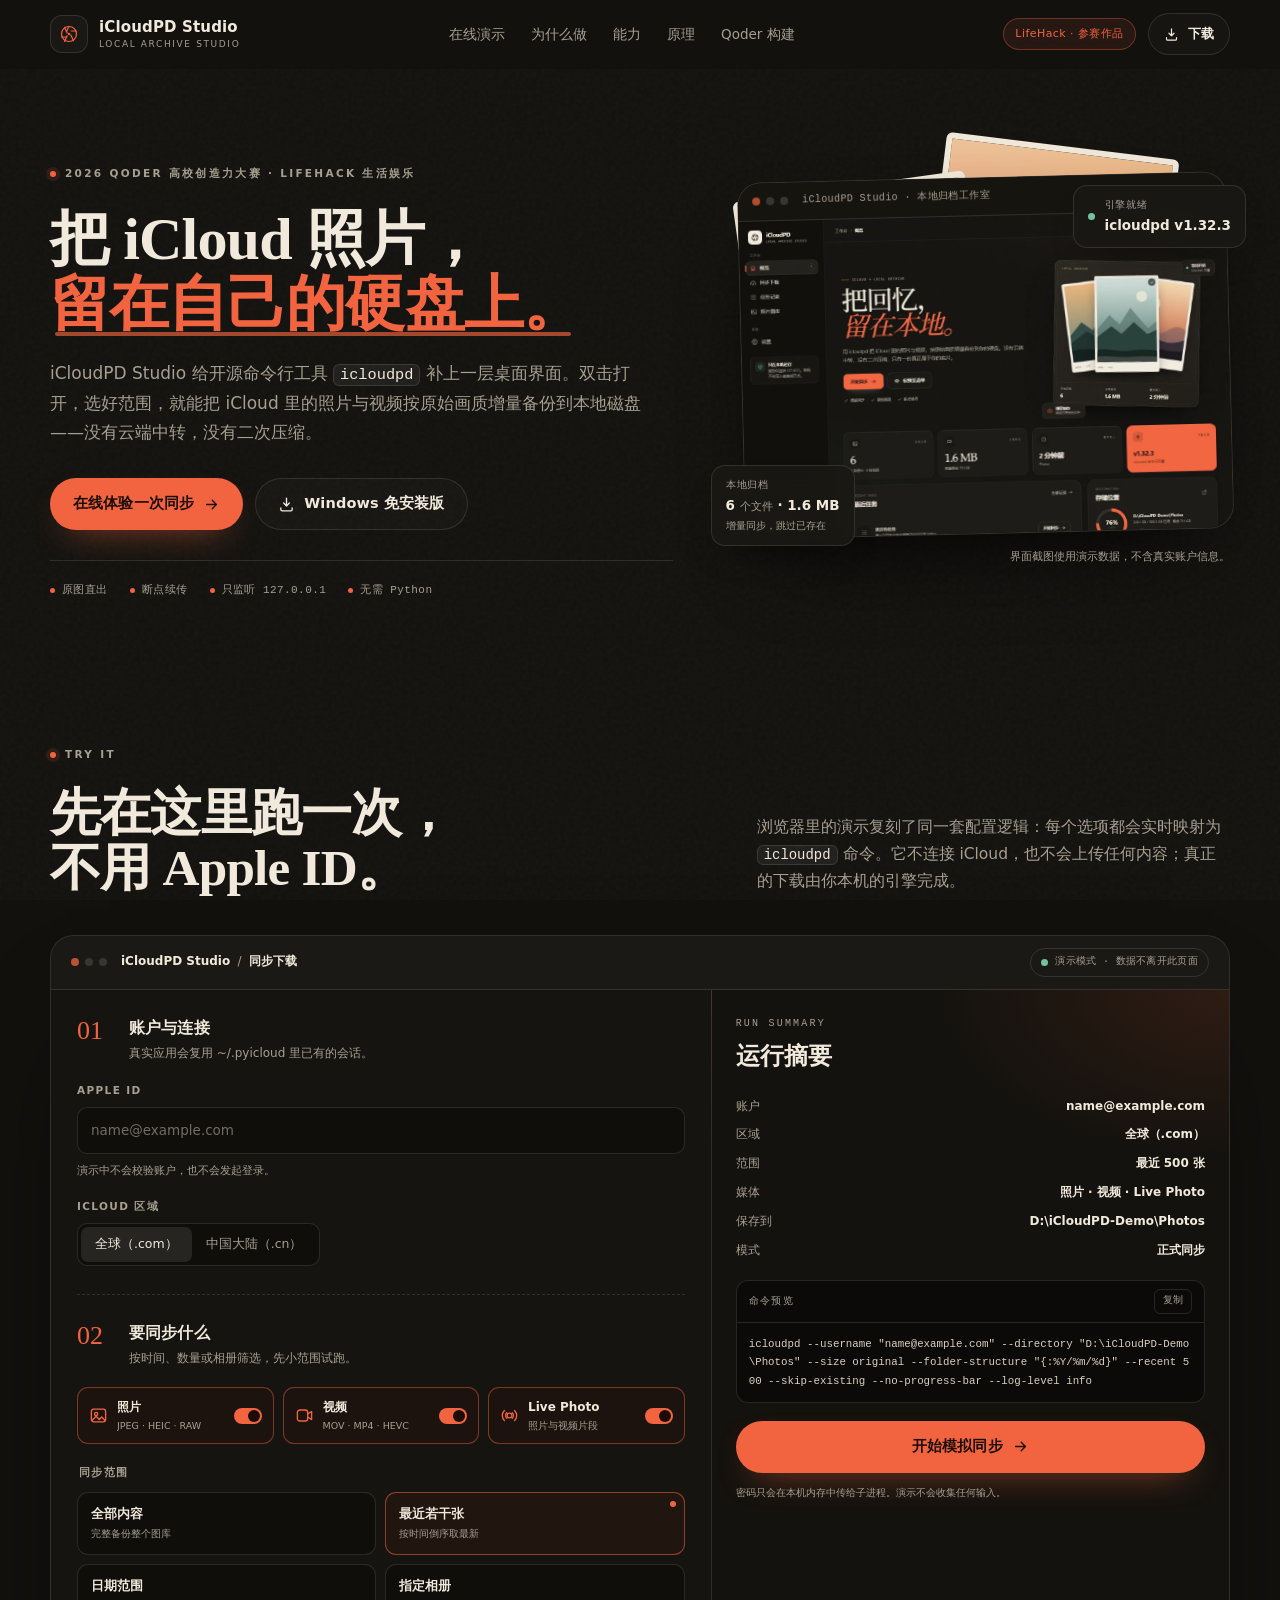
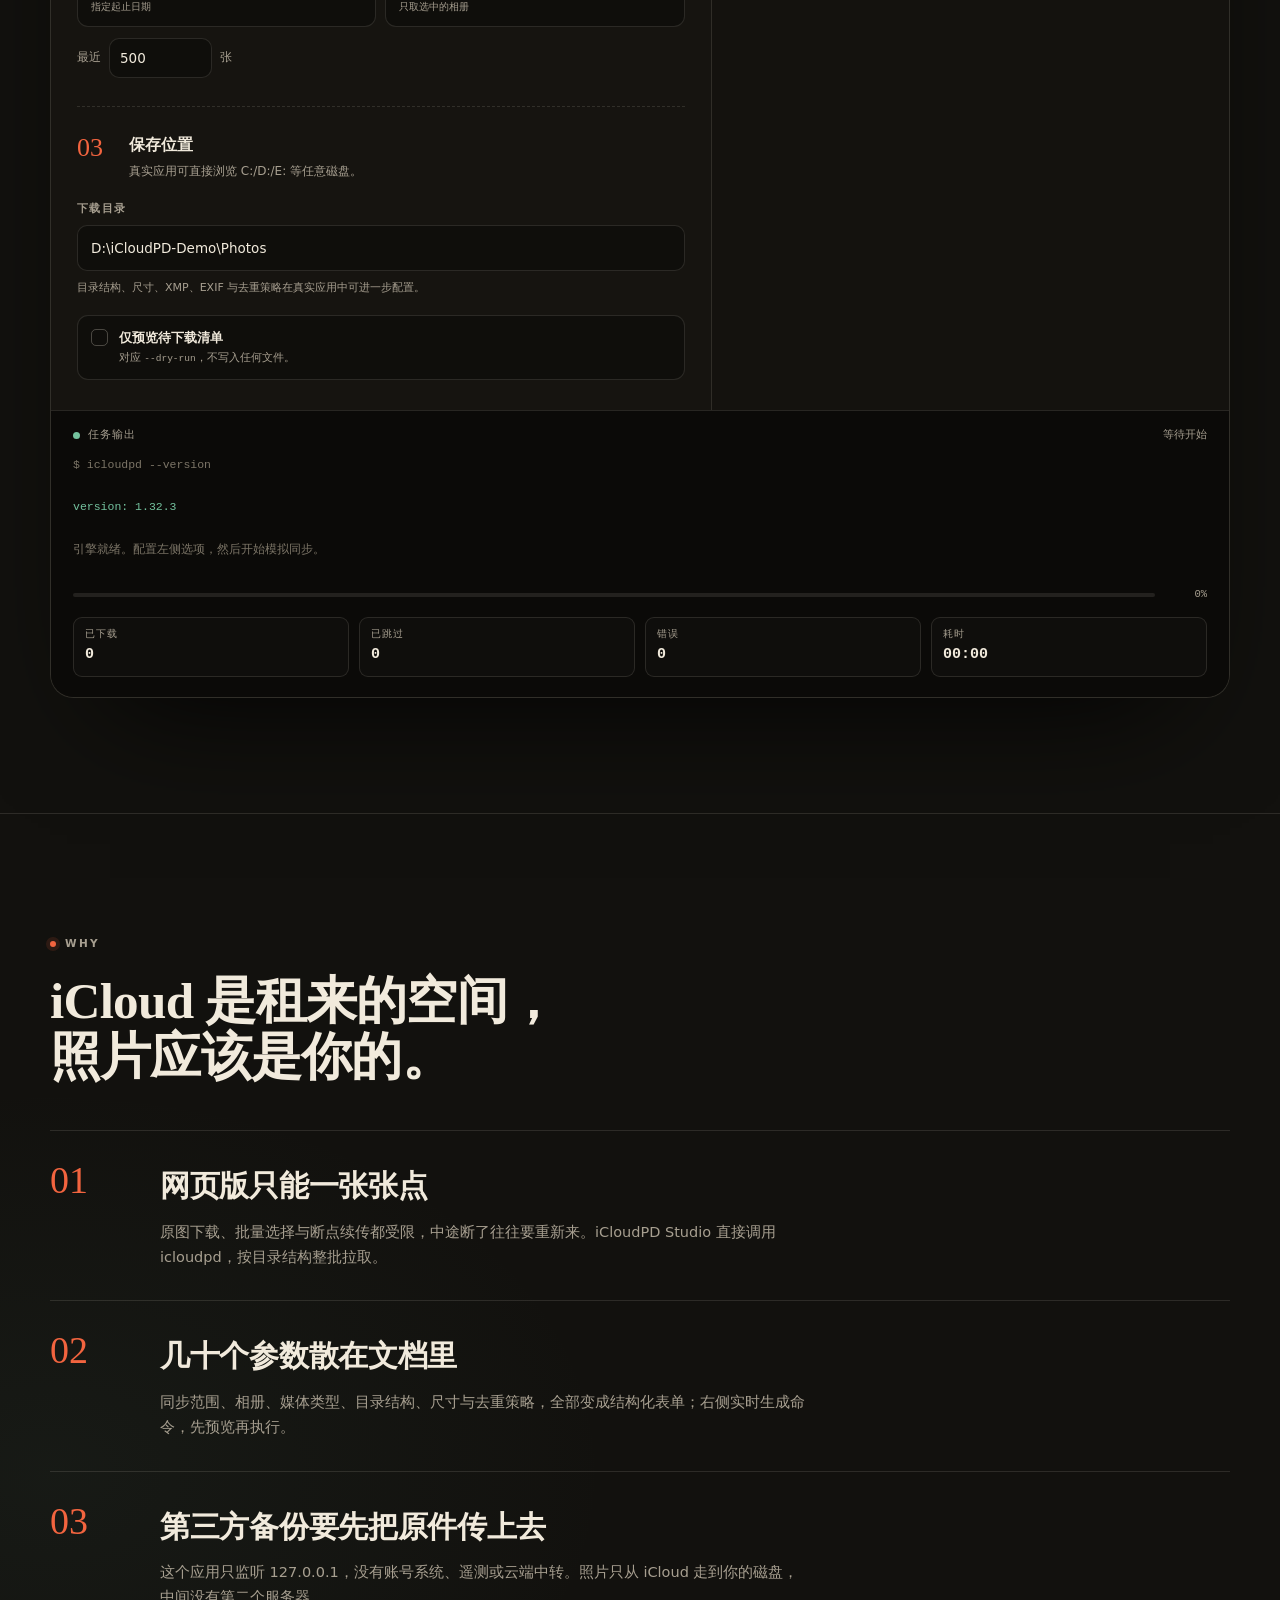
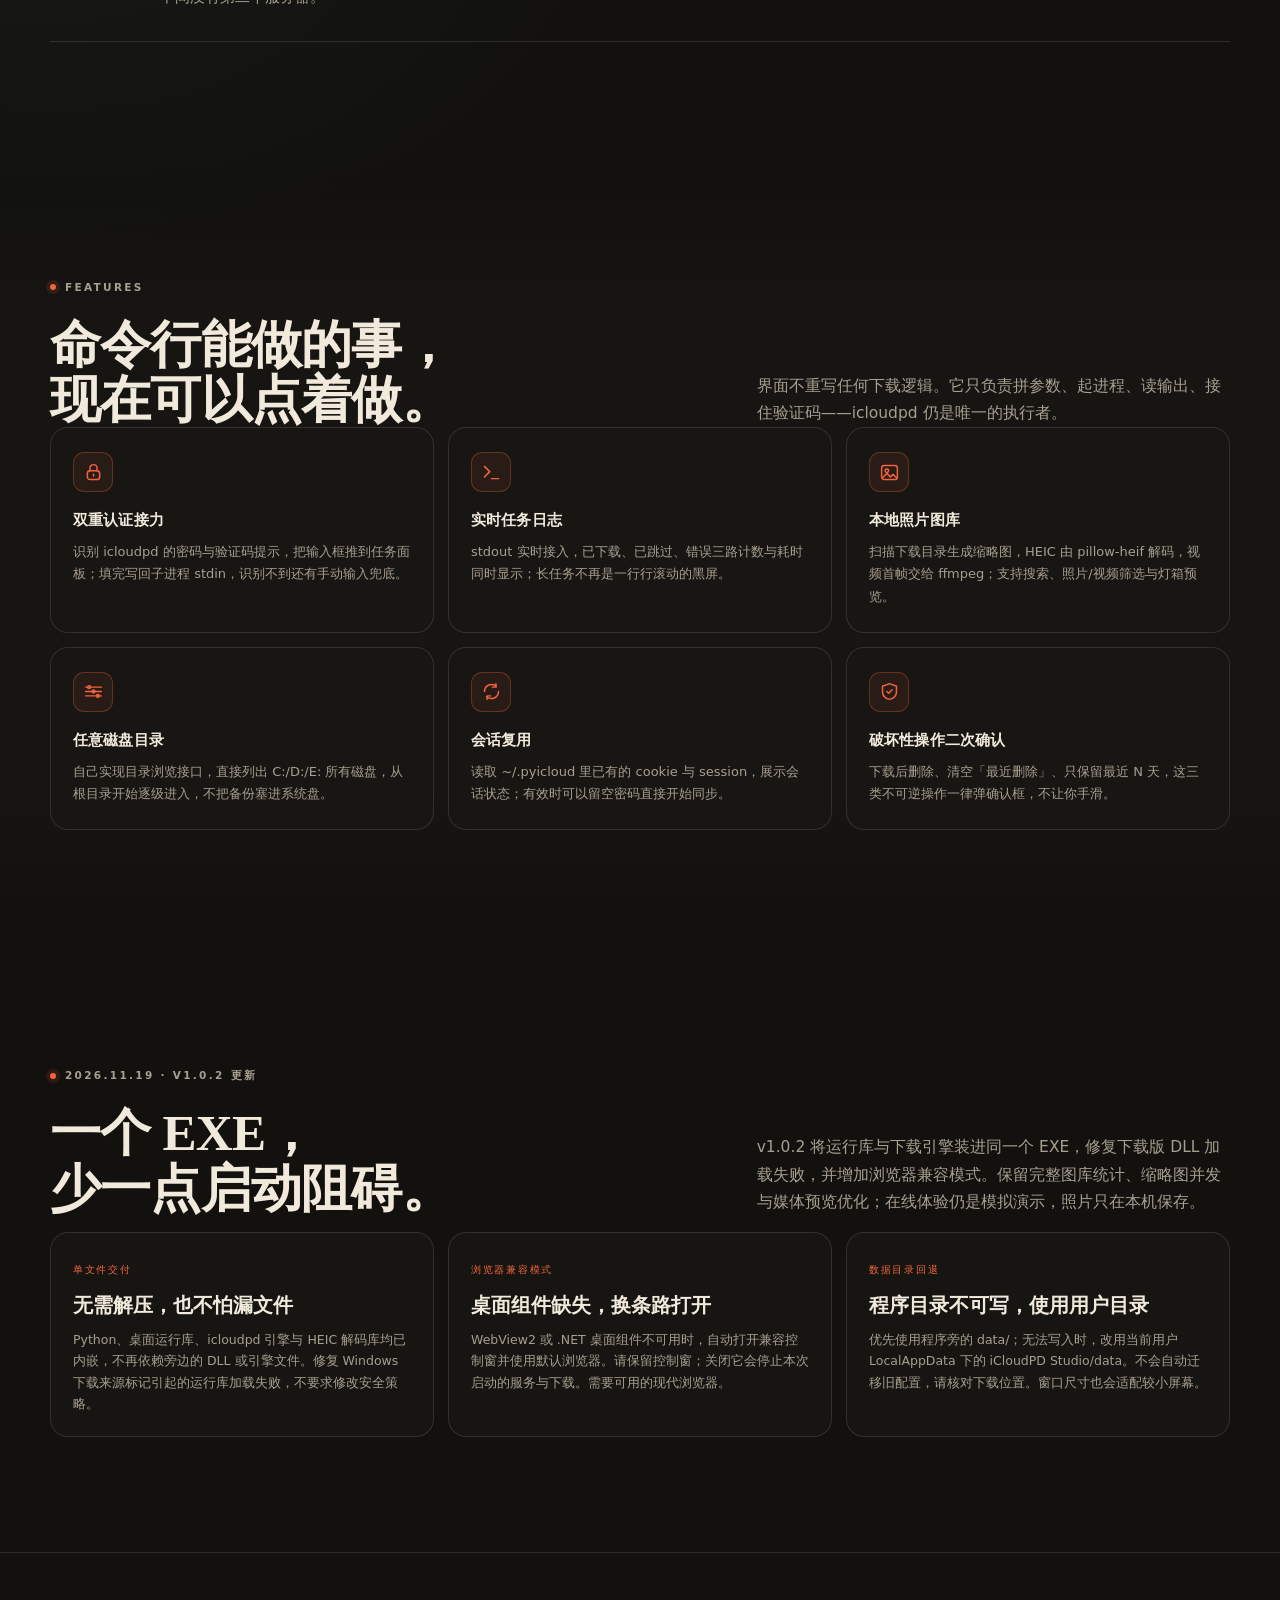
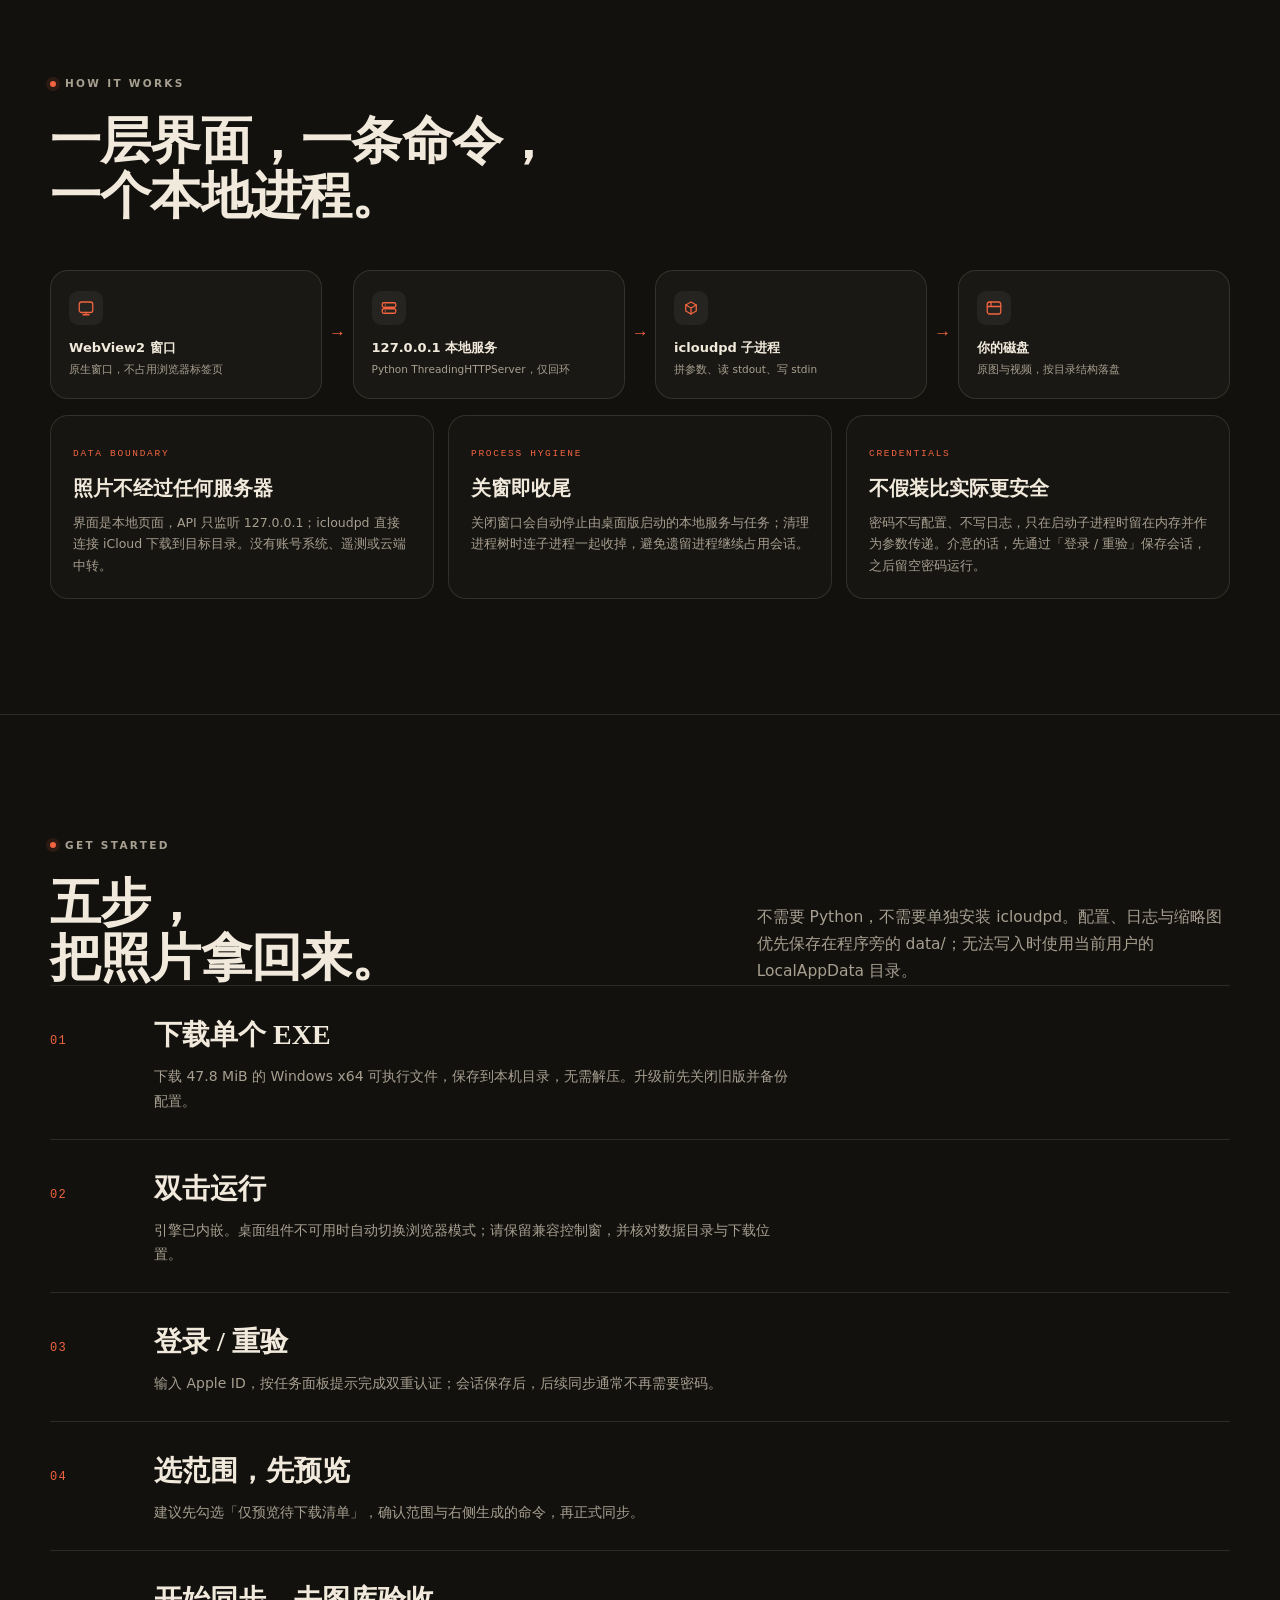
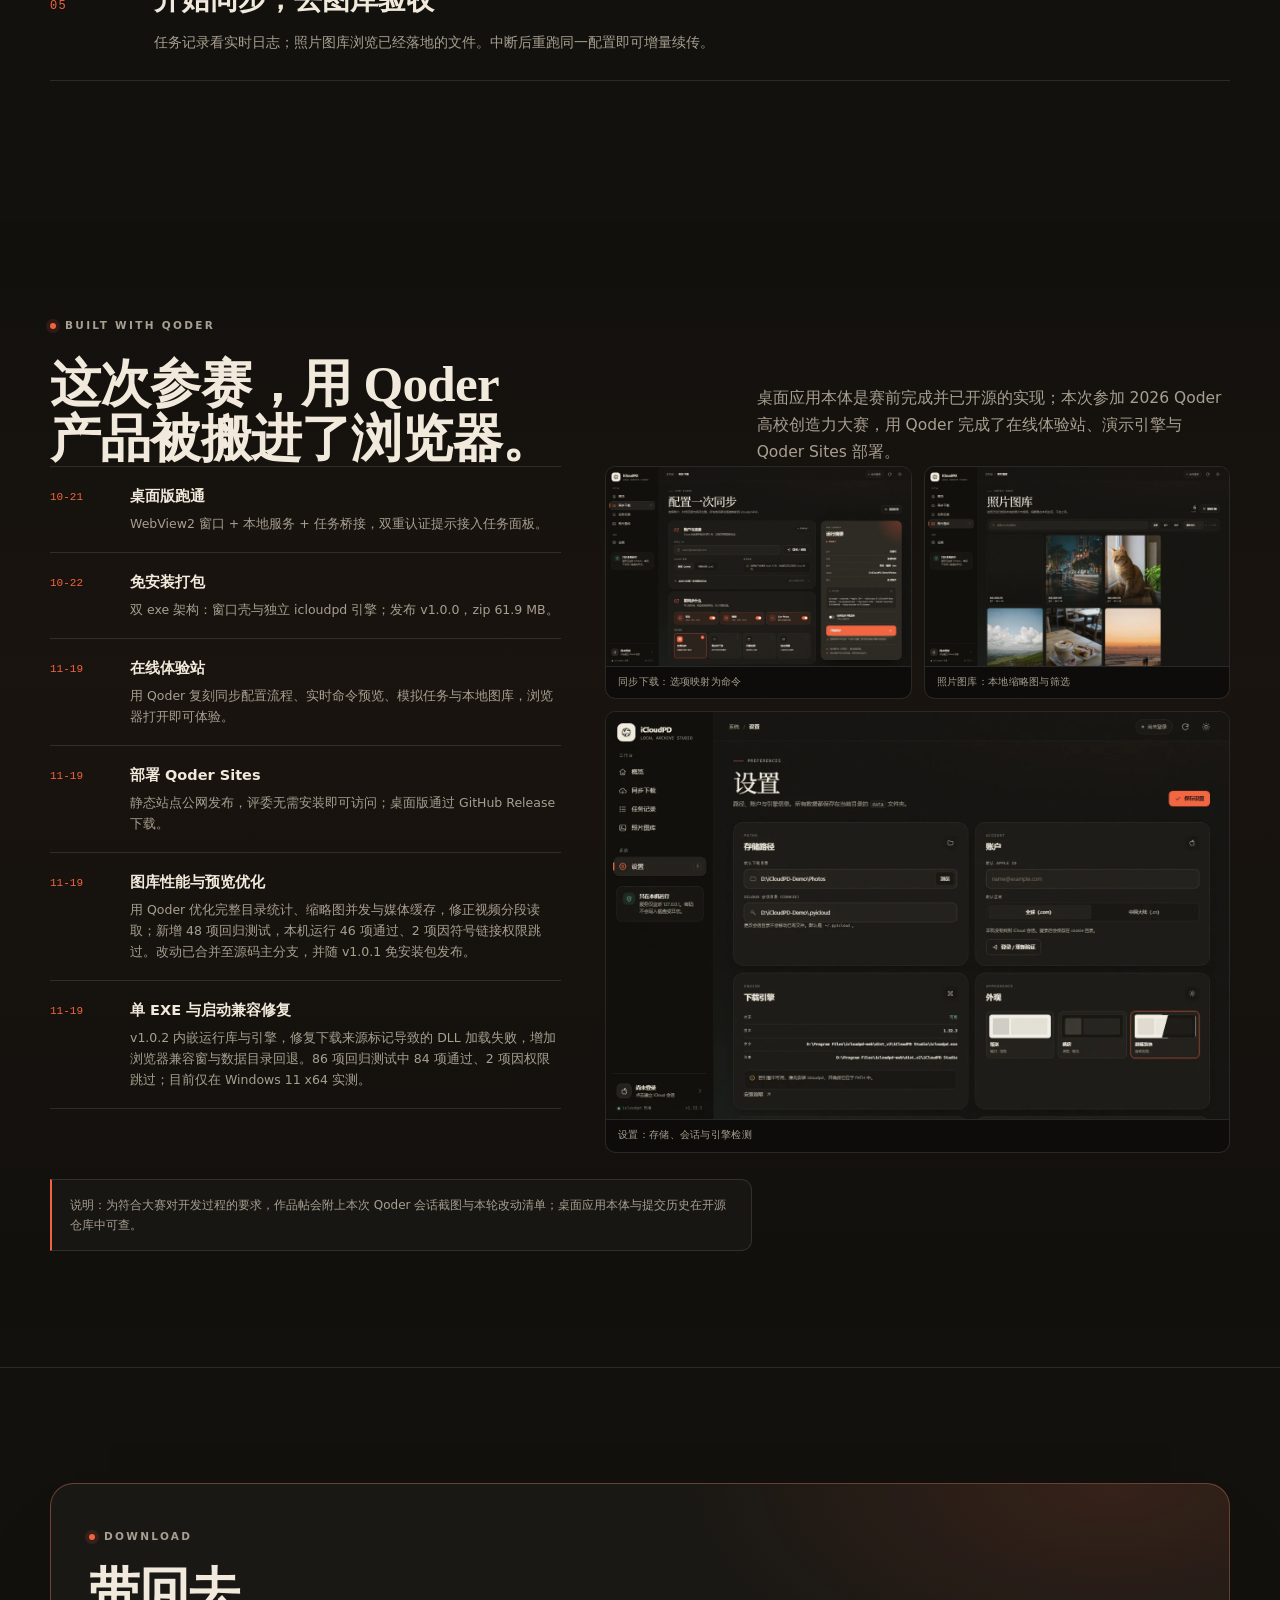
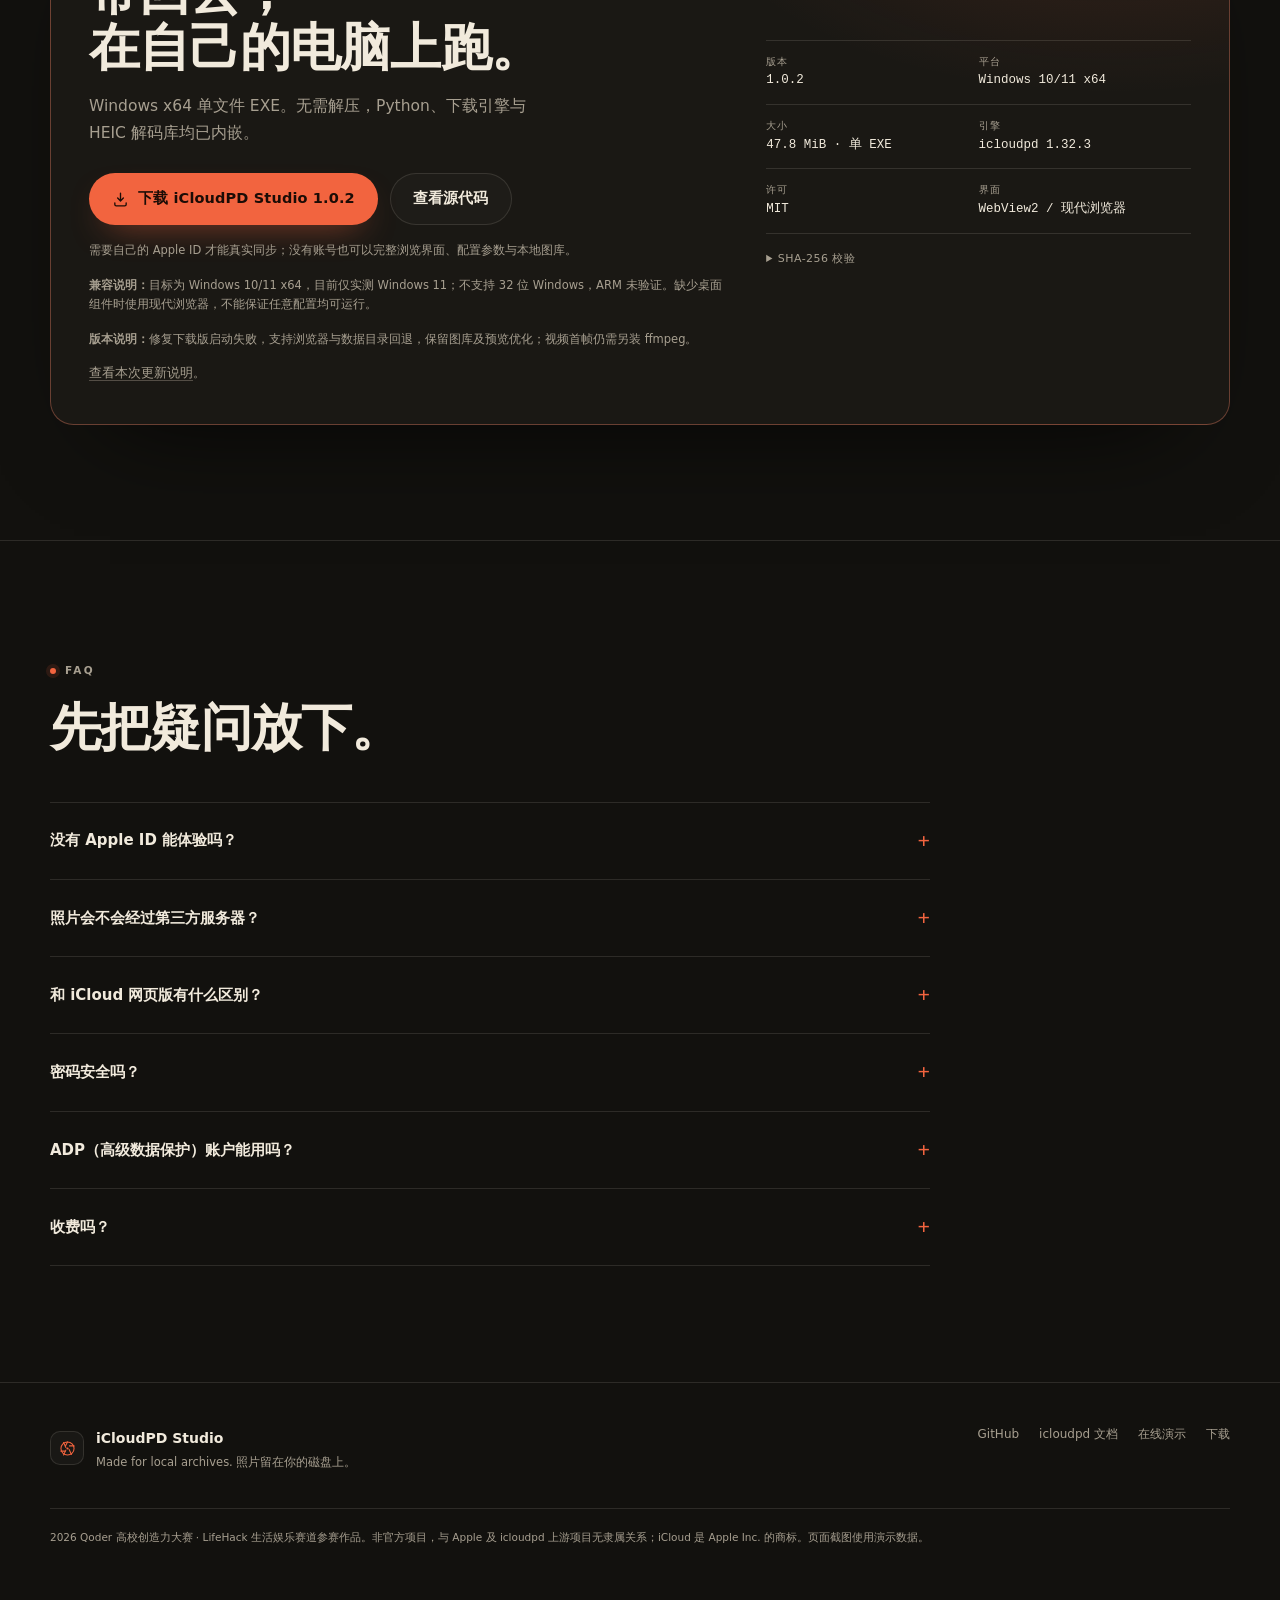
<file: web/index.html>
<!doctype html>
<html lang="zh-CN">
<head>
  <meta charset="utf-8">
  <meta name="viewport" content="width=device-width, initial-scale=1">
  <title>iCloudPD Studio — 把 iCloud 照片留在自己的硬盘上</title>
  <meta name="description" content="iCloudPD Studio 给开源命令行工具 icloudpd 补上一层桌面界面：双击就能把 iCloud 照片与视频按原始画质增量备份到本地。在线体验同步流程，下载 Windows 免安装版。">
  <meta name="theme-color" content="#12110e">
  <link rel="icon" href="assets/favicon.svg" type="image/svg+xml">
  <meta property="og:type" content="website">
  <meta property="og:title" content="iCloudPD Studio — 把 iCloud 照片留在自己的硬盘上">
  <meta property="og:description" content="给 icloudpd 补一层桌面界面：原图直出、增量续传、双重认证、本地图库。在线体验同步流程，或下载 Windows 免安装版。">
  <meta property="og:image" content="assets/cover.webp">
  <link rel="stylesheet" href="styles.css">
</head>
<body>
<a class="skip-link" href="#main">跳到主要内容</a>

<header class="site-header">
  <div class="shell header-inner">
    <a class="brand" href="#top" aria-label="iCloudPD Studio 首页">
      <span class="brand-mark" aria-hidden="true">
        <svg viewBox="0 0 64 64" role="img"><g fill="none" stroke="currentColor" stroke-width="3.2" stroke-linecap="round"><circle cx="32" cy="32" r="20"/><path d="M32 12 25 26M52 24H38M44 50l-7-15M20 52l7-15M12 40h14M20 14l7 15"/></g><circle cx="32" cy="32" r="3.4" fill="currentColor"/></svg>
      </span>
      <span class="brand-text">
        <strong>iCloudPD Studio</strong>
        <small>LOCAL ARCHIVE STUDIO</small>
      </span>
    </a>

    <nav class="nav" aria-label="主要导航">
      <a href="#demo">在线演示</a>
      <a href="#why">为什么做</a>
      <a href="#features">能力</a>
      <a href="#how">原理</a>
      <a href="#qoder">Qoder 构建</a>
    </nav>

    <div class="header-actions">
      <span class="track-chip" title="2026 Qoder 高校创造力大赛赛道">LifeHack · 参赛作品</span>
      <a class="btn btn-ghost btn-sm" href="#download">
        <svg viewBox="0 0 24 24" aria-hidden="true"><path d="M12 3v11m0 0 4-4m-4 4-4-4M4 17v2a2 2 0 0 0 2 2h12a2 2 0 0 0 2-2v-2"/></svg>
        下载
      </a>
    </div>
  </div>
</header>

<main id="main">
  <a id="top"></a>

  <!-- Hero -->
  <section class="hero">
    <div class="shell hero-grid">
      <div class="hero-copy">
        <p class="eyebrow"><span class="dot"></span> 2026 Qoder 高校创造力大赛 · LifeHack 生活娱乐</p>
        <h1>把 iCloud 照片，<br><em>留在自己的硬盘上。</em></h1>
        <p class="lede">
          iCloudPD Studio 给开源命令行工具 <code>icloudpd</code> 补上一层桌面界面。双击打开，选好范围，就能把 iCloud 里的照片与视频按原始画质增量备份到本地磁盘——没有云端中转，没有二次压缩。
        </p>
        <div class="hero-actions">
          <a class="btn btn-primary" href="#demo">
            在线体验一次同步
            <svg viewBox="0 0 24 24" aria-hidden="true"><path d="M5 12h14m-6-6 6 6-6 6"/></svg>
          </a>
          <a class="btn btn-ghost" href="#download">
            <svg viewBox="0 0 24 24" aria-hidden="true"><path d="M12 3v11m0 0 4-4m-4 4-4-4M4 17v2a2 2 0 0 0 2 2h12a2 2 0 0 0 2-2v-2"/></svg>
            Windows 免安装版
          </a>
        </div>
        <ul class="hero-facts" aria-label="产品特征">
          <li>原图直出</li>
          <li>断点续传</li>
          <li>只监听 127.0.0.1</li>
          <li>无需 Python</li>
        </ul>
      </div>

      <div class="hero-visual" aria-label="iCloudPD Studio 工作台界面截图">
        <div class="photo-stack" aria-hidden="true">
          <span class="paper p1"></span>
          <span class="paper p2"></span>
          <span class="paper p3"></span>
        </div>
        <figure class="device-frame">
          <div class="device-bar" aria-hidden="true">
            <i></i><i></i><i></i>
            <span>iCloudPD Studio · 本地归档工作室</span>
          </div>
          <img src="assets/dashboard.webp" width="1440" height="940" alt="iCloudPD Studio 工作台：本地归档统计、最近任务与存储位置" fetchpriority="high">
        </figure>
        <div class="float-card float-engine">
          <span class="pulse" aria-hidden="true"></span>
          <div><small>引擎就绪</small><strong>icloudpd v1.32.3</strong></div>
        </div>
        <div class="float-card float-archive">
          <small>本地归档</small>
          <strong>6 <span>个文件</span> · 1.6 MB</strong>
          <em>增量同步，跳过已存在</em>
        </div>
        <p class="visual-note">界面截图使用演示数据，不含真实账户信息。</p>
      </div>
    </div>
  </section>

  <!-- Interactive demo -->
  <section class="section demo-section" id="demo">
    <div class="shell">
      <div class="section-head split">
        <div>
          <p class="eyebrow"><span class="dot"></span> TRY IT</p>
          <h2>先在这里跑一次，<br>不用 Apple ID。</h2>
        </div>
        <p class="section-lede">
          浏览器里的演示复刻了同一套配置逻辑：每个选项都会实时映射为 <code>icloudpd</code> 命令。它不连接 iCloud，也不会上传任何内容；真正的下载由你本机的引擎完成。
        </p>
      </div>

      <div class="demo-shell" data-demo>
        <div class="demo-topbar">
          <div class="win-dots" aria-hidden="true"><i></i><i></i><i></i></div>
          <p>iCloudPD Studio <span>/</span> 同步下载</p>
          <span class="demo-badge"><span class="pulse" aria-hidden="true"></span> 演示模式 · 数据不离开此页面</span>
        </div>

        <div class="demo-body">
          <form class="demo-form" id="sync-form" autocomplete="off">
            <div class="form-step">
              <div class="step-head"><span class="step-no">01</span><div><h3>账户与连接</h3><p>真实应用会复用 ~/.pyicloud 里已有的会话。</p></div></div>
              <label class="field">
                <span>Apple ID</span>
                <input type="text" id="account" name="account" placeholder="name@example.com" inputmode="email" spellcheck="false">
                <small>演示中不会校验账户，也不会发起登录。</small>
              </label>
              <div class="field">
                <span>iCloud 区域</span>
                <div class="segmented" role="group" aria-label="iCloud 区域">
                  <button type="button" class="seg is-active" data-region="com" aria-pressed="true">全球（.com）</button>
                  <button type="button" class="seg" data-region="cn" aria-pressed="false">中国大陆（.cn）</button>
                </div>
              </div>
            </div>

            <div class="form-step">
              <div class="step-head"><span class="step-no">02</span><div><h3>要同步什么</h3><p>按时间、数量或相册筛选，先小范围试跑。</p></div></div>

              <div class="media-row" role="group" aria-label="媒体类型">
                <label class="toggle-card is-on">
                  <input type="checkbox" id="media-photo" checked>
                  <span class="toggle-icon" aria-hidden="true">
                    <svg viewBox="0 0 24 24"><rect x="3" y="4" width="18" height="16" rx="3"/><circle cx="9" cy="10" r="2"/><path d="m4 18 5-5 4 4 3-3 4 4"/></svg>
                  </span>
                  <span><strong>照片</strong><small>JPEG · HEIC · RAW</small></span>
                  <span class="switch" aria-hidden="true"></span>
                </label>
                <label class="toggle-card is-on">
                  <input type="checkbox" id="media-video" checked>
                  <span class="toggle-icon" aria-hidden="true">
                    <svg viewBox="0 0 24 24"><rect x="3" y="5" width="13" height="14" rx="3"/><path d="m16 10 5-3v10l-5-3"/></svg>
                  </span>
                  <span><strong>视频</strong><small>MOV · MP4 · HEVC</small></span>
                  <span class="switch" aria-hidden="true"></span>
                </label>
                <label class="toggle-card is-on">
                  <input type="checkbox" id="media-live" checked>
                  <span class="toggle-icon" aria-hidden="true">
                    <svg viewBox="0 0 24 24"><circle cx="12" cy="12" r="3"/><path d="M5.6 5.6a9 9 0 0 0 0 12.8M18.4 5.6a9 9 0 0 1 0 12.8M8.5 8.5a5 5 0 0 0 0 7M15.5 8.5a5 5 0 0 1 0 7"/></svg>
                  </span>
                  <span><strong>Live Photo</strong><small>照片与视频片段</small></span>
                  <span class="switch" aria-hidden="true"></span>
                </label>
              </div>

              <fieldset class="scope-field">
                <legend>同步范围</legend>
                <div class="scope-grid">
                  <label class="scope-card">
                    <input type="radio" name="scope" value="all">
                    <span class="scope-inner"><strong>全部内容</strong><small>完整备份整个图库</small></span>
                  </label>
                  <label class="scope-card is-active">
                    <input type="radio" name="scope" value="recent" checked>
                    <span class="scope-inner"><strong>最近若干张</strong><small>按时间倒序取最新</small></span>
                  </label>
                  <label class="scope-card">
                    <input type="radio" name="scope" value="range">
                    <span class="scope-inner"><strong>日期范围</strong><small>指定起止日期</small></span>
                  </label>
                  <label class="scope-card">
                    <input type="radio" name="scope" value="album">
                    <span class="scope-inner"><strong>指定相册</strong><small>只取选中的相册</small></span>
                  </label>
                </div>

                <div class="scope-extra" data-extra="recent">
                  <label class="inline-field"><span>最近</span><input type="number" id="recent-count" min="1" max="50000" value="500"><span>张</span></label>
                </div>
                <div class="scope-extra" data-extra="range" hidden>
                  <label class="inline-field"><span>从</span><input type="date" id="date-from" value="2026-01-01"><span>到</span><input type="date" id="date-to" value="2026-06-30"></label>
                </div>
                <div class="scope-extra" data-extra="album" hidden>
                  <label class="inline-field"><span>相册名</span><input type="text" id="album-name" value="旅行" maxlength="40"></label>
                </div>
              </fieldset>
            </div>

            <div class="form-step">
              <div class="step-head"><span class="step-no">03</span><div><h3>保存位置</h3><p>真实应用可直接浏览 C:/D:/E: 等任意磁盘。</p></div></div>
              <label class="field">
                <span>下载目录</span>
                <input type="text" id="directory" value="D:\iCloudPD-Demo\Photos" spellcheck="false">
                <small>目录结构、尺寸、XMP、EXIF 与去重策略在真实应用中可进一步配置。</small>
              </label>
              <label class="check-row">
                <input type="checkbox" id="preview-only">
                <span class="check-box" aria-hidden="true"></span>
                <span><strong>仅预览待下载清单</strong><small>对应 <code>--dry-run</code>，不写入任何文件。</small></span>
              </label>
            </div>
          </form>

          <aside class="run-summary" aria-label="运行摘要">
            <div class="summary-top">
              <p class="mono-label">RUN SUMMARY</p>
              <h3>运行摘要</h3>
            </div>
            <dl class="summary-list">
              <div><dt>账户</dt><dd id="sum-account">name@example.com</dd></div>
              <div><dt>区域</dt><dd id="sum-region">全球（.com）</dd></div>
              <div><dt>范围</dt><dd id="sum-scope">最近 500 张</dd></div>
              <div><dt>媒体</dt><dd id="sum-media">照片 · 视频 · Live Photo</dd></div>
              <div><dt>保存到</dt><dd id="sum-dir" class="ellipsis">D:\iCloudPD-Demo\Photos</dd></div>
              <div><dt>模式</dt><dd id="sum-mode">正式同步</dd></div>
            </dl>

            <div class="command-block">
              <div class="command-head">
                <span>命令预览</span>
                <button type="button" class="copy-btn" id="copy-command">复制</button>
              </div>
              <pre id="command-preview"><code></code></pre>
            </div>

            <button type="button" class="btn btn-primary btn-block" id="start-sync">
              开始模拟同步
              <svg viewBox="0 0 24 24" aria-hidden="true"><path d="M5 12h14m-6-6 6 6-6 6"/></svg>
            </button>
            <button type="button" class="text-btn" id="reset-demo" hidden>重置演示</button>
            <p class="summary-hint">密码只会在本机内存中传给子进程。演示不会收集任何输入。</p>
          </aside>
        </div>

        <div class="terminal" id="terminal">
          <div class="terminal-head">
            <span class="terminal-title"><span class="pulse" aria-hidden="true"></span> 任务输出</span>
            <span class="terminal-status" id="terminal-status">等待开始</span>
          </div>
          <pre class="terminal-log" id="log" role="log" aria-live="polite" aria-label="模拟任务日志"><span class="ln muted">$ icloudpd --version</span>
<span class="ln ok">version: 1.32.3</span>
<span class="ln muted">引擎就绪。配置左侧选项，然后开始模拟同步。</span></pre>

          <div class="mfa-panel" id="mfa-panel" hidden>
            <div>
              <strong>需要双重认证</strong>
              <p>你的 Apple ID 正在新设备上登录。输入验证码继续（演示：任意 6 位数字）。</p>
            </div>
            <div class="mfa-actions">
              <input type="text" id="mfa-code" inputmode="numeric" maxlength="6" placeholder="000000" aria-label="双重认证验证码">
              <button type="button" class="btn btn-primary btn-sm" id="mfa-submit">提交验证码</button>
              <button type="button" class="text-btn" id="mfa-fill">填入 123456</button>
            </div>
          </div>

          <div class="progress-row">
            <div class="progress" role="progressbar" aria-label="模拟同步进度" aria-valuemin="0" aria-valuemax="100" aria-valuenow="0" id="progress">
              <span id="progress-bar"></span>
            </div>
            <span id="progress-label">0%</span>
          </div>

          <div class="counters">
            <span><small>已下载</small><strong id="count-done">0</strong></span>
            <span><small>已跳过</small><strong id="count-skip">0</strong></span>
            <span><small>错误</small><strong id="count-error">0</strong></span>
            <span><small>耗时</small><strong id="count-time">00:00</strong></span>
          </div>
        </div>
      </div>

      <!-- Result gallery -->
      <div class="result-gallery" id="result-gallery" hidden>
        <div class="gallery-head">
          <div>
            <p class="mono-label">CONTACT SHEET</p>
            <h3>归档结果 <span id="result-total">6 个文件</span></h3>
            <p class="gallery-sub">演示素材，用于展示真实应用里的本地图库；不是任何账户的真实照片。</p>
          </div>
          <div class="gallery-tools">
            <label class="search-box">
              <svg viewBox="0 0 24 24" aria-hidden="true"><circle cx="11" cy="11" r="7"/><path d="m20 20-3.5-3.5"/></svg>
              <input type="search" id="gallery-search" placeholder="搜索文件名…" aria-label="搜索文件名">
            </label>
            <div class="filter-chips" role="group" aria-label="媒体筛选">
              <button type="button" class="chip is-active" data-filter="all">全部</button>
              <button type="button" class="chip" data-filter="photo">照片</button>
              <button type="button" class="chip" data-filter="video">视频</button>
            </div>
          </div>
        </div>

        <div class="gallery-grid" id="gallery-grid">
          <button type="button" class="photo-card" data-type="photo" data-name="IMG_0004.JPG" data-src="assets/demo-2.webp" data-size="345.7 KB">
            <span class="photo-img"><img src="assets/demo-2.webp" width="265" height="290" alt="夜晚下过雨的城市街道" loading="lazy"></span>
            <span class="photo-meta"><strong>IMG_0004.JPG</strong><small>照片 · 345.7 KB</small></span>
          </button>
          <button type="button" class="photo-card" data-type="photo" data-name="IMG_0002.JPG" data-src="assets/demo-3.webp" data-size="301.3 KB">
            <span class="photo-img"><img src="assets/demo-3.webp" width="273" height="290" alt="窗台上的橘猫" loading="lazy"></span>
            <span class="photo-meta"><strong>IMG_0002.JPG</strong><small>照片 · 301.3 KB</small></span>
          </button>
          <button type="button" class="photo-card" data-type="photo" data-name="IMG_0001.JPG" data-src="assets/demo-4.webp" data-size="286.9 KB">
            <span class="photo-img"><img src="assets/demo-4.webp" width="265" height="268" alt="云层下的绿色山谷" loading="lazy"></span>
            <span class="photo-meta"><strong>IMG_0001.JPG</strong><small>照片 · 286.9 KB</small></span>
          </button>
          <button type="button" class="photo-card" data-type="photo" data-name="IMG_0003.JPG" data-src="assets/demo-5.webp" data-size="318.2 KB">
            <span class="photo-img"><img src="assets/demo-5.webp" width="265" height="268" alt="桌上的拿铁与蛋糕" loading="lazy"></span>
            <span class="photo-meta"><strong>IMG_0003.JPG</strong><small>照片 · 318.2 KB</small></span>
          </button>
          <button type="button" class="photo-card" data-type="photo" data-name="IMG_0005.JPG" data-src="assets/demo-6.webp" data-size="262.4 KB">
            <span class="photo-img"><img src="assets/demo-6.webp" width="273" height="268" alt="海边日落与两个人的剪影" loading="lazy"></span>
            <span class="photo-meta"><strong>IMG_0005.JPG</strong><small>照片 · 262.4 KB</small></span>
          </button>
          <button type="button" class="photo-card video-card" data-type="video" data-name="IMG_0007.MOV" data-size="12.8 MB">
            <span class="photo-img video-thumb">
              <span class="play-badge" aria-hidden="true"><svg viewBox="0 0 24 24"><path d="M8 5v14l11-7z"/></svg></span>
              <span class="video-lines" aria-hidden="true"></span>
            </span>
            <span class="photo-meta"><strong>IMG_0007.MOV</strong><small>视频 · 12.8 MB</small></span>
          </button>
        </div>
        <p class="gallery-empty" id="gallery-empty" hidden>没有匹配的文件。</p>
      </div>
    </div>
  </section>

  <!-- Why -->
  <section class="section why-section" id="why">
    <div class="shell">
      <div class="section-head">
        <p class="eyebrow"><span class="dot"></span> WHY</p>
        <h2>iCloud 是租来的空间，<br>照片应该是你的。</h2>
      </div>

      <div class="problem-list">
        <article class="problem">
          <span class="problem-no">01</span>
          <div>
            <h3>网页版只能一张张点</h3>
            <p>原图下载、批量选择与断点续传都受限，中途断了往往要重新来。iCloudPD Studio 直接调用 icloudpd，按目录结构整批拉取。</p>
          </div>
        </article>
        <article class="problem">
          <span class="problem-no">02</span>
          <div>
            <h3>几十个参数散在文档里</h3>
            <p>同步范围、相册、媒体类型、目录结构、尺寸与去重策略，全部变成结构化表单；右侧实时生成命令，先预览再执行。</p>
          </div>
        </article>
        <article class="problem">
          <span class="problem-no">03</span>
          <div>
            <h3>第三方备份要先把原件传上去</h3>
            <p>这个应用只监听 127.0.0.1，没有账号系统、遥测或云端中转。照片只从 iCloud 走到你的磁盘，中间没有第二个服务器。</p>
          </div>
        </article>
      </div>
    </div>
  </section>

  <!-- Features -->
  <section class="section features-section" id="features">
    <div class="shell">
      <div class="section-head split">
        <div>
          <p class="eyebrow"><span class="dot"></span> FEATURES</p>
          <h2>命令行能做的事，<br>现在可以点着做。</h2>
        </div>
        <p class="section-lede">界面不重写任何下载逻辑。它只负责拼参数、起进程、读输出、接住验证码——icloudpd 仍是唯一的执行者。</p>
      </div>

      <div class="feature-grid">
        <article class="feature">
          <span class="feature-icon" aria-hidden="true"><svg viewBox="0 0 24 24"><rect x="5" y="10" width="14" height="10" rx="3"/><path d="M8 10V7a4 4 0 0 1 8 0v3"/><path d="M12 14v2"/></svg></span>
          <h3>双重认证接力</h3>
          <p>识别 icloudpd 的密码与验证码提示，把输入框推到任务面板；填完写回子进程 stdin，识别不到还有手动输入兜底。</p>
        </article>
        <article class="feature">
          <span class="feature-icon" aria-hidden="true"><svg viewBox="0 0 24 24"><path d="m4 17 6-6-6-6"/><path d="M12 19h8"/></svg></span>
          <h3>实时任务日志</h3>
          <p>stdout 实时接入，已下载、已跳过、错误三路计数与耗时同时显示；长任务不再是一行行滚动的黑屏。</p>
        </article>
        <article class="feature">
          <span class="feature-icon" aria-hidden="true"><svg viewBox="0 0 24 24"><rect x="3" y="4" width="18" height="16" rx="3"/><circle cx="9" cy="10" r="2"/><path d="m4 18 5-5 4 4 3-3 4 4"/></svg></span>
          <h3>本地照片图库</h3>
          <p>扫描下载目录生成缩略图，HEIC 由 pillow-heif 解码，视频首帧交给 ffmpeg；支持搜索、照片/视频筛选与灯箱预览。</p>
        </article>
        <article class="feature">
          <span class="feature-icon" aria-hidden="true"><svg viewBox="0 0 24 24"><path d="M3 7h18M3 12h18M3 17h18"/><circle cx="7" cy="7" r="1.6"/><circle cx="12" cy="12" r="1.6"/><circle cx="17" cy="17" r="1.6"/></svg></span>
          <h3>任意磁盘目录</h3>
          <p>自己实现目录浏览接口，直接列出 C:/D:/E: 所有磁盘，从根目录开始逐级进入，不把备份塞进系统盘。</p>
        </article>
        <article class="feature">
          <span class="feature-icon" aria-hidden="true"><svg viewBox="0 0 24 24"><path d="M4 12a8 8 0 0 1 13.6-5.7M20 12a8 8 0 0 1-13.6 5.7"/><path d="M17 3v4h-4M7 21v-4h4"/></svg></span>
          <h3>会话复用</h3>
          <p>读取 ~/.pyicloud 里已有的 cookie 与 session，展示会话状态；有效时可以留空密码直接开始同步。</p>
        </article>
        <article class="feature">
          <span class="feature-icon" aria-hidden="true"><svg viewBox="0 0 24 24"><path d="M12 3 4 6v6c0 5 3.4 8 8 9 4.6-1 8-4 8-9V6z"/><path d="m9 12 2 2 4-4"/></svg></span>
          <h3>破坏性操作二次确认</h3>
          <p>下载后删除、清空「最近删除」、只保留最近 N 天，这三类不可逆操作一律弹确认框，不让你手滑。</p>
        </article>
      </div>
    </div>
  </section>

  <section class="section" id="updates" aria-labelledby="updates-title">
    <div class="shell">
      <div class="section-head split">
        <div>
          <p class="eyebrow"><span class="dot"></span> 2026.11.19 · v1.0.2 更新</p>
          <h2 id="updates-title">一个 EXE，<br>少一点启动阻碍。</h2>
        </div>
        <p class="section-lede">v1.0.2 将运行库与下载引擎装进同一个 EXE，修复下载版 DLL 加载失败，并增加浏览器兼容模式。保留完整图库统计、缩略图并发与媒体预览优化；在线体验仍是模拟演示，照片只在本机保存。</p>
      </div>
      <div class="how-notes">
        <article class="note-card">
          <span class="note-label">单文件交付</span>
          <h3>无需解压，也不怕漏文件</h3>
          <p>Python、桌面运行库、icloudpd 引擎与 HEIC 解码库均已内嵌，不再依赖旁边的 DLL 或引擎文件。修复 Windows 下载来源标记引起的运行库加载失败，不要求修改安全策略。</p>
        </article>
        <article class="note-card">
          <span class="note-label">浏览器兼容模式</span>
          <h3>桌面组件缺失，换条路打开</h3>
          <p>WebView2 或 .NET 桌面组件不可用时，自动打开兼容控制窗并使用默认浏览器。请保留控制窗；关闭它会停止本次启动的服务与下载。需要可用的现代浏览器。</p>
        </article>
        <article class="note-card">
          <span class="note-label">数据目录回退</span>
          <h3>程序目录不可写，使用用户目录</h3>
          <p>优先使用程序旁的 data/；无法写入时，改用当前用户 LocalAppData 下的 iCloudPD Studio/data。不会自动迁移旧配置，请核对下载位置。窗口尺寸也会适配较小屏幕。</p>
        </article>
      </div>
    </div>
  </section>

  <!-- How it works -->
  <section class="section how-section" id="how">
    <div class="shell">
      <div class="section-head">
        <p class="eyebrow"><span class="dot"></span> HOW IT WORKS</p>
        <h2>一层界面，一条命令，<br>一个本地进程。</h2>
      </div>

      <div class="flow" role="img" aria-label="数据流：WebView2 窗口到本地服务，再到 icloudpd 子进程，最后写入本地磁盘">
        <div class="flow-node">
          <span class="flow-icon" aria-hidden="true"><svg viewBox="0 0 24 24"><rect x="3" y="4" width="18" height="14" rx="3"/><path d="M8 21h8M12 18v3"/></svg></span>
          <strong>WebView2 窗口</strong>
          <small>原生窗口，不占用浏览器标签页</small>
        </div>
        <span class="flow-arrow" aria-hidden="true">→</span>
        <div class="flow-node">
          <span class="flow-icon" aria-hidden="true"><svg viewBox="0 0 24 24"><rect x="3" y="5" width="18" height="6" rx="2"/><rect x="3" y="13" width="18" height="6" rx="2"/><path d="M7 8h.01M7 16h.01"/></svg></span>
          <strong>127.0.0.1 本地服务</strong>
          <small>Python ThreadingHTTPServer，仅回环</small>
        </div>
        <span class="flow-arrow" aria-hidden="true">→</span>
        <div class="flow-node">
          <span class="flow-icon" aria-hidden="true"><svg viewBox="0 0 24 24"><path d="m5 8 7-4 7 4v8l-7 4-7-4z"/><path d="m5 8 7 4 7-4M12 12v8"/></svg></span>
          <strong>icloudpd 子进程</strong>
          <small>拼参数、读 stdout、写 stdin</small>
        </div>
        <span class="flow-arrow" aria-hidden="true">→</span>
        <div class="flow-node">
          <span class="flow-icon" aria-hidden="true"><svg viewBox="0 0 24 24"><rect x="3" y="4" width="18" height="16" rx="3"/><path d="M3 10h18M8 4v6"/></svg></span>
          <strong>你的磁盘</strong>
          <small>原图与视频，按目录结构落盘</small>
        </div>
      </div>

      <div class="how-notes">
        <div class="note-card">
          <span class="note-label">DATA BOUNDARY</span>
          <h3>照片不经过任何服务器</h3>
          <p>界面是本地页面，API 只监听 127.0.0.1；icloudpd 直接连接 iCloud 下载到目标目录。没有账号系统、遥测或云端中转。</p>
        </div>
        <div class="note-card">
          <span class="note-label">PROCESS HYGIENE</span>
          <h3>关窗即收尾</h3>
          <p>关闭窗口会自动停止由桌面版启动的本地服务与任务；清理进程树时连子进程一起收掉，避免遗留进程继续占用会话。</p>
        </div>
        <div class="note-card">
          <span class="note-label">CREDENTIALS</span>
          <h3>不假装比实际更安全</h3>
          <p>密码不写配置、不写日志，只在启动子进程时留在内存并作为参数传递。介意的话，先通过「登录 / 重验」保存会话，之后留空密码运行。</p>
        </div>
      </div>
    </div>
  </section>

  <!-- Steps -->
  <section class="section steps-section" id="steps">
    <div class="shell">
      <div class="section-head split">
        <div>
          <p class="eyebrow"><span class="dot"></span> GET STARTED</p>
          <h2>五步，<br>把照片拿回来。</h2>
        </div>
        <p class="section-lede">不需要 Python，不需要单独安装 icloudpd。配置、日志与缩略图优先保存在程序旁的 data/；无法写入时使用当前用户的 LocalAppData 目录。</p>
      </div>

      <ol class="steps">
        <li><span class="step-num">01</span><div><h3>下载单个 EXE</h3><p>下载 47.8 MiB 的 Windows x64 可执行文件，保存到本机目录，无需解压。升级前先关闭旧版并备份配置。</p></div></li>
        <li><span class="step-num">02</span><div><h3>双击运行</h3><p>引擎已内嵌。桌面组件不可用时自动切换浏览器模式；请保留兼容控制窗，并核对数据目录与下载位置。</p></div></li>
        <li><span class="step-num">03</span><div><h3>登录 / 重验</h3><p>输入 Apple ID，按任务面板提示完成双重认证；会话保存后，后续同步通常不再需要密码。</p></div></li>
        <li><span class="step-num">04</span><div><h3>选范围，先预览</h3><p>建议先勾选「仅预览待下载清单」，确认范围与右侧生成的命令，再正式同步。</p></div></li>
        <li><span class="step-num">05</span><div><h3>开始同步，去图库验收</h3><p>任务记录看实时日志；照片图库浏览已经落地的文件。中断后重跑同一配置即可增量续传。</p></div></li>
      </ol>
    </div>
  </section>

  <!-- Qoder -->
  <section class="section qoder-section" id="qoder">
    <div class="shell">
      <div class="section-head split">
        <div>
          <p class="eyebrow"><span class="dot"></span> BUILT WITH QODER</p>
          <h2>这次参赛，用 Qoder<br>产品被搬进了浏览器。</h2>
        </div>
        <p class="section-lede">
          桌面应用本体是赛前完成并已开源的实现；本次参加 2026 Qoder 高校创造力大赛，用 Qoder 完成了在线体验站、演示引擎与 Qoder Sites 部署。
        </p>
      </div>

      <div class="qoder-layout">
        <ol class="timeline">
          <li><span class="time">10-21</span><div><h3>桌面版跑通</h3><p>WebView2 窗口 + 本地服务 + 任务桥接，双重认证提示接入任务面板。</p></div></li>
          <li><span class="time">10-22</span><div><h3>免安装打包</h3><p>双 exe 架构：窗口壳与独立 icloudpd 引擎；发布 v1.0.0，zip 61.9 MB。</p></div></li>
          <li><span class="time">11-19</span><div><h3>在线体验站</h3><p>用 Qoder 复刻同步配置流程、实时命令预览、模拟任务与本地图库，浏览器打开即可体验。</p></div></li>
          <li><span class="time">11-19</span><div><h3>部署 Qoder Sites</h3><p>静态站点公网发布，评委无需安装即可访问；桌面版通过 GitHub Release 下载。</p></div></li>
          <li><span class="time">11-19</span><div><h3>图库性能与预览优化</h3><p>用 Qoder 优化完整目录统计、缩略图并发与媒体缓存，修正视频分段读取；新增 48 项回归测试，本机运行 46 项通过、2 项因符号链接权限跳过。改动已合并至源码主分支，并随 v1.0.1 免安装包发布。</p></div></li>
          <li><span class="time">11-19</span><div><h3>单 EXE 与启动兼容修复</h3><p>v1.0.2 内嵌运行库与引擎，修复下载来源标记导致的 DLL 加载失败，增加浏览器兼容窗与数据目录回退。86 项回归测试中 84 项通过、2 项因权限跳过；目前仅在 Windows 11 x64 实测。</p></div></li>
        </ol>

        <div class="shot-stack">
          <figure><img src="assets/download.webp" width="1440" height="940" alt="同步下载配置页" loading="lazy"><figcaption>同步下载：选项映射为命令</figcaption></figure>
          <figure><img src="assets/gallery.webp" width="1440" height="940" alt="照片图库页面" loading="lazy"><figcaption>照片图库：本地缩略图与筛选</figcaption></figure>
          <figure><img src="assets/settings.webp" width="1440" height="940" alt="设置页面" loading="lazy"><figcaption>设置：存储、会话与引擎检测</figcaption></figure>
        </div>
      </div>

      <p class="honest-note">
        说明：为符合大赛对开发过程的要求，作品帖会附上本次 Qoder 会话截图与本轮改动清单；桌面应用本体与提交历史在开源仓库中可查。
      </p>
    </div>
  </section>

  <!-- Download -->
  <section class="section download-section" id="download">
    <div class="shell">
      <div class="download-card">
        <div class="download-main">
          <p class="eyebrow"><span class="dot"></span> DOWNLOAD</p>
          <h2>带回去，<br>在自己的电脑上跑。</h2>
          <p class="section-lede">Windows x64 单文件 EXE。无需解压，Python、下载引擎与 HEIC 解码库均已内嵌。</p>
          <div class="download-actions">
            <a class="btn btn-primary" href="https://github.com/Niobium-41-nb/icloudpd-studio/releases/download/v1.0.2/iCloudPD-Studio-1.0.2-win64.exe" target="_blank" rel="noopener">
              <svg viewBox="0 0 24 24" aria-hidden="true"><path d="M12 3v11m0 0 4-4m-4 4-4-4M4 17v2a2 2 0 0 0 2 2h12a2 2 0 0 0 2-2v-2"/></svg>
              下载 iCloudPD Studio 1.0.2
            </a>
            <a class="btn btn-ghost" href="https://github.com/Niobium-41-nb/icloudpd-studio" target="_blank" rel="noopener">查看源代码</a>
          </div>
          <p class="download-note">需要自己的 Apple ID 才能真实同步；没有账号也可以完整浏览界面、配置参数与本地图库。</p>
          <p class="download-note"><strong>兼容说明：</strong>目标为 Windows 10/11 x64，目前仅实测 Windows 11；不支持 32 位 Windows，ARM 未验证。缺少桌面组件时使用现代浏览器，不能保证任意配置均可运行。</p>
          <p class="download-note"><strong>版本说明：</strong>修复下载版启动失败，支持浏览器与数据目录回退，保留图库及预览优化；视频首帧仍需另装 ffmpeg。<a class="text-btn" href="#updates">查看本次更新说明</a>。</p>
        </div>

        <div class="download-meta">
          <dl>
            <div><dt>版本</dt><dd>1.0.2</dd></div>
            <div><dt>平台</dt><dd>Windows 10/11 x64</dd></div>
            <div><dt>大小</dt><dd>47.8 MiB · 单 EXE</dd></div>
            <div><dt>引擎</dt><dd>icloudpd 1.32.3</dd></div>
            <div><dt>许可</dt><dd>MIT</dd></div>
            <div><dt>界面</dt><dd>WebView2 / 现代浏览器</dd></div>
          </dl>
          <details class="checksum">
            <summary>SHA-256 校验</summary>
            <code>8ecc333c2c9e24db026a48dc295cff126b6b5b682f6fa1b6d06f526b8b0acfc9</code>
          </details>
        </div>
      </div>
    </div>
  </section>

  <!-- FAQ -->
  <section class="section faq-section" id="faq">
    <div class="shell">
      <div class="section-head">
        <p class="eyebrow"><span class="dot"></span> FAQ</p>
        <h2>先把疑问放下。</h2>
      </div>
      <div class="faq-list">
        <details>
          <summary>没有 Apple ID 能体验吗？</summary>
          <p>在线演示不需要账户，所有选项都在浏览器里模拟。桌面版的界面、配置与本地图库也可以直接浏览；只有真实同步需要你自己的 Apple ID，这是 icloudpd 登录账户的前提。</p>
        </details>
        <details>
          <summary>照片会不会经过第三方服务器？</summary>
          <p>不会。本地服务只监听 127.0.0.1，没有账号系统、遥测或云端中转。下载由你本机的 icloudpd 直接连接 iCloud 完成，文件直接写入目标磁盘。</p>
        </details>
        <details>
          <summary>和 iCloud 网页版有什么区别？</summary>
          <p>网页版偏浏览与少量下载；这里按目录结构整批拉取原图，支持增量、断点续传、双重认证会话、实时日志和本地图库，适合几万张照片的归档。</p>
        </details>
        <details>
          <summary>密码安全吗？</summary>
          <p>密码不写配置、不写日志，只在启动 icloudpd 时留在内存，并作为子进程参数传递。本机其他有权限的进程在任务运行期间可能看到该进程参数；介意的话，先通过「登录 / 重验」保存会话，之后留空密码运行。</p>
        </details>
        <details>
          <summary>ADP（高级数据保护）账户能用吗？</summary>
          <p>不能。这是 icloudpd 上游的限制，不是界面加的。ADP 账户无法通过 icloudpd 登录。</p>
        </details>
        <details>
          <summary>收费吗？</summary>
          <p>应用开源且免费（MIT）。iCloud 存储费用仍由 Apple 收取；这个工具只负责把已经在 iCloud 里的内容备份到你自己的磁盘。</p>
        </details>
      </div>
    </div>
  </section>
</main>

<footer class="site-footer">
  <div class="shell footer-inner">
    <div class="footer-brand">
      <span class="brand-mark small" aria-hidden="true">
        <svg viewBox="0 0 64 64"><g fill="none" stroke="currentColor" stroke-width="3.2" stroke-linecap="round"><circle cx="32" cy="32" r="20"/><path d="M32 12 25 26M52 24H38M44 50l-7-15M20 52l7-15M12 40h14M20 14l7 15"/></g><circle cx="32" cy="32" r="3.4" fill="currentColor"/></svg>
      </span>
      <div>
        <strong>iCloudPD Studio</strong>
        <p>Made for local archives. 照片留在你的磁盘上。</p>
      </div>
    </div>
    <div class="footer-links">
      <a href="https://github.com/Niobium-41-nb/icloudpd-studio" target="_blank" rel="noopener">GitHub</a>
      <a href="https://icloud-photos-downloader.github.io/icloud_photos_downloader/" target="_blank" rel="noopener">icloudpd 文档</a>
      <a href="#demo">在线演示</a>
      <a href="#download">下载</a>
    </div>
    <p class="footer-legal">
      2026 Qoder 高校创造力大赛 · LifeHack 生活娱乐赛道参赛作品。非官方项目，与 Apple 及 icloudpd 上游项目无隶属关系；iCloud 是 Apple Inc. 的商标。页面截图使用演示数据。
    </p>
  </div>
</footer>

<div class="lightbox" id="lightbox" role="dialog" aria-modal="true" aria-label="照片预览" hidden>
  <button type="button" class="lightbox-close" id="lightbox-close" aria-label="关闭预览">×</button>
  <button type="button" class="lightbox-nav prev" id="lightbox-prev" aria-label="上一张">‹</button>
  <figure>
    <img id="lightbox-img" alt="">
    <figcaption id="lightbox-caption"></figcaption>
  </figure>
  <button type="button" class="lightbox-nav next" id="lightbox-next" aria-label="下一张">›</button>
</div>

<script src="app.js"></script>
</body>
</html>
</file>
<file: web/styles.css>
/* ==========================================================================
   iCloudPD Studio — competition site
   Warm darkroom, archive paper, editorial type.
   ========================================================================== */

:root {
  --site-bg: #12110e;
  --site-fg: #f1eadc;
  --site-accent: #f2643f;
  --site-on-accent: #1b0c06;
  --site-surface: #1a1814;
  --site-muted: #a79f90;
  --site-border: rgba(241, 234, 220, 0.12);
  --site-font: "Segoe UI Variable Text", "Segoe UI", "Microsoft YaHei UI", "PingFang SC", "Noto Sans SC", system-ui, sans-serif;
  --site-radius: 18px;
  --site-space: 1;
  --site-type: 1;
  --site-motion: 1;

  --bg: var(--site-bg);
  --ink: var(--site-fg);
  --accent: var(--site-accent);
  --on-accent: var(--site-on-accent);
  --surface: var(--site-surface);
  --muted: var(--site-muted);
  --line: var(--site-border);
  --sans: var(--site-font);
  --serif: "Iowan Old Style", "Palatino Linotype", "Songti SC", "Noto Serif SC", "STSong", Georgia, serif;
  --mono: "Cascadia Code", "SFMono-Regular", "JetBrains Mono", Consolas, "Liberation Mono", monospace;
  --radius: var(--site-radius);
  --radius-sm: calc(var(--site-radius) * 0.6);
  --radius-lg: calc(var(--site-radius) * 1.3);
  --shell: 1180px;
  --ease: cubic-bezier(0.22, 0.8, 0.24, 1);
  color-scheme: dark;
}

* { box-sizing: border-box; }

html {
  scroll-behavior: smooth;
  -webkit-font-smoothing: antialiased;
  text-rendering: optimizeLegibility;
}

body {
  margin: 0;
  min-height: 100vh;
  background:
    radial-gradient(1200px 700px at 82% -8%, rgba(242, 100, 63, 0.13), transparent 60%),
    radial-gradient(900px 620px at 4% 32%, rgba(84, 130, 112, 0.08), transparent 62%),
    var(--bg);
  color: var(--ink);
  font-family: var(--sans);
  font-size: 16px;
  line-height: 1.65;
}

body::before {
  content: "";
  position: fixed;
  inset: 0;
  z-index: 0;
  pointer-events: none;
  opacity: 0.035;
  background-image: url("data:image/svg+xml,%3Csvg viewBox='0 0 240 240' xmlns='http://www.w3.org/2000/svg'%3E%3Cfilter id='n'%3E%3CfeTurbulence type='fractalNoise' baseFrequency='.9' numOctaves='3' stitchTiles='stitch'/%3E%3C/filter%3E%3Crect width='100%25' height='100%25' filter='url(%23n)'/%3E%3C/svg%3E");
  mix-blend-mode: screen;
}

::selection { background: var(--accent); color: var(--on-accent); }

:focus-visible {
  outline: 2px solid var(--accent);
  outline-offset: 3px;
}

img { max-width: 100%; display: block; }
a { color: inherit; text-decoration: none; }
button, input, select, textarea { font: inherit; color: inherit; }
button { cursor: pointer; }
h1, h2, h3, p, figure, dl, dd { margin: 0; }
[hidden] { display: none !important; }
ul, ol { margin: 0; padding: 0; list-style: none; }
code, pre { font-family: var(--mono); }

.skip-link {
  position: fixed;
  top: -60px;
  left: 16px;
  z-index: 100;
  padding: 10px 16px;
  border-radius: 999px;
  background: var(--accent);
  color: var(--on-accent);
  font-weight: 700;
  transition: top calc(160ms * var(--site-motion, 1)) var(--ease);
}
.skip-link:focus { top: 12px; }

.shell {
  width: min(var(--shell), calc(100% - 48px));
  margin: 0 auto;
}

/* ---------- Header ---------- */

.site-header {
  position: sticky;
  top: 0;
  z-index: 40;
  border-bottom: 1px solid transparent;
  background: color-mix(in srgb, var(--bg) 72%, transparent);
  backdrop-filter: blur(16px) saturate(1.2);
  transition: border-color calc(200ms * var(--site-motion, 1)) var(--ease);
}
.site-header.scrolled { border-bottom-color: var(--line); }

.header-inner {
  display: flex;
  align-items: center;
  justify-content: space-between;
  gap: 20px;
  height: 68px;
}

.brand {
  display: inline-flex;
  align-items: center;
  gap: 11px;
  flex-shrink: 0;
}
.brand-mark {
  display: grid;
  place-items: center;
  width: 38px;
  height: 38px;
  border: 1px solid var(--line);
  border-radius: 12px;
  background: rgba(255, 255, 255, 0.03);
  color: var(--ink);
}
.brand-mark svg { width: 24px; height: 24px; color: var(--accent); }
.brand-mark.small { width: 34px; height: 34px; border-radius: 10px; }
.brand-mark.small svg { width: 21px; height: 21px; }
.brand-text { display: flex; flex-direction: column; line-height: 1.15; }
.brand-text strong { font-size: 15px; letter-spacing: 0.01em; }
.brand-text small {
  font-size: 9px;
  letter-spacing: 0.18em;
  color: var(--muted);
  margin-top: 3px;
}

.nav { display: flex; align-items: center; gap: 26px; }
.nav a {
  position: relative;
  font-size: 13.5px;
  color: var(--muted);
  transition: color calc(160ms * var(--site-motion, 1)) var(--ease);
}
.nav a::after {
  content: "";
  position: absolute;
  left: 0;
  bottom: -7px;
  width: 100%;
  height: 1px;
  background: var(--accent);
  transform: scaleX(0);
  transform-origin: left;
  transition: transform calc(200ms * var(--site-motion, 1)) var(--ease);
}
.nav a:hover { color: var(--ink); }
.nav a:hover::after { transform: scaleX(1); }

.header-actions { display: flex; align-items: center; gap: 12px; }
.track-chip {
  font-size: 11px;
  letter-spacing: 0.04em;
  color: var(--accent);
  border: 1px solid color-mix(in srgb, var(--accent) 35%, transparent);
  background: color-mix(in srgb, var(--accent) 9%, transparent);
  padding: 6px 11px;
  border-radius: 999px;
  white-space: nowrap;
}

/* ---------- Buttons ---------- */

.btn {
  display: inline-flex;
  align-items: center;
  justify-content: center;
  gap: 9px;
  padding: 13px 22px;
  border-radius: 999px;
  border: 1px solid transparent;
  font-size: 14.5px;
  font-weight: 650;
  letter-spacing: 0.01em;
  white-space: nowrap;
  transition:
    transform calc(160ms * var(--site-motion, 1)) var(--ease),
    background calc(160ms * var(--site-motion, 1)) var(--ease),
    border-color calc(160ms * var(--site-motion, 1)) var(--ease);
}
.btn svg { width: 17px; height: 17px; fill: none; stroke: currentColor; stroke-width: 1.9; stroke-linecap: round; stroke-linejoin: round; }
.btn-primary {
  background: var(--accent);
  color: var(--on-accent);
  box-shadow: 0 14px 34px -18px color-mix(in srgb, var(--accent) 80%, transparent);
}
.btn-primary:hover { transform: translateY(-2px); background: color-mix(in srgb, var(--accent) 86%, #fff); }
.btn-primary:active { transform: translateY(0); }
.btn-ghost {
  border-color: var(--line);
  background: rgba(255, 255, 255, 0.02);
  color: var(--ink);
}
.btn-ghost:hover { border-color: color-mix(in srgb, var(--ink) 28%, transparent); background: rgba(255, 255, 255, 0.05); }
.btn-sm { padding: 9px 15px; font-size: 13px; }
.btn-sm svg { width: 15px; height: 15px; }
.btn-block { width: 100%; }

.text-btn {
  display: inline-block;
  margin-top: 12px;
  padding: 2px 0;
  border: 0;
  background: none;
  color: var(--muted);
  font-size: 12.5px;
  text-decoration: underline;
  text-decoration-color: color-mix(in srgb, var(--muted) 40%, transparent);
  text-underline-offset: 3px;
}
.text-btn:hover { color: var(--ink); }

/* ---------- Typography ---------- */

.eyebrow {
  display: inline-flex;
  align-items: center;
  gap: 9px;
  font-size: 10.5px;
  font-weight: 700;
  letter-spacing: 0.22em;
  text-transform: uppercase;
  color: var(--muted);
}
.eyebrow .dot {
  width: 6px;
  height: 6px;
  border-radius: 50%;
  background: var(--accent);
  box-shadow: 0 0 0 4px color-mix(in srgb, var(--accent) 12%, transparent);
}

h1, h2 {
  font-family: var(--serif);
  font-weight: 600;
  letter-spacing: -0.015em;
  line-height: 1.08;
  text-wrap: balance;
}
h1 { font-size: calc(clamp(46px, 6.2vw, 82px) * var(--site-type, 1)); }
h2 { font-size: calc(clamp(32px, 4vw, 54px) * var(--site-type, 1)); }
h1 em, h2 em {
  font-style: normal;
  color: var(--accent);
  position: relative;
}
h1 em::after, h2 em::after {
  content: "";
  position: absolute;
  left: 1%;
  right: 2%;
  bottom: 0.02em;
  height: 0.055em;
  background: color-mix(in srgb, var(--accent) 65%, transparent);
  border-radius: 2px;
}

.lede {
  margin-top: 22px;
  max-width: 56ch;
  font-size: calc(17px * var(--site-type, 1));
  line-height: 1.75;
  color: var(--muted);
}
.lede code, .section-lede code, .feature code, .steps code, .faq-list code {
  font-size: 0.9em;
  color: var(--ink);
  background: rgba(255, 255, 255, 0.06);
  border: 1px solid var(--line);
  padding: 1px 6px;
  border-radius: 6px;
}

.mono-label {
  font-family: var(--mono);
  font-size: 10px;
  letter-spacing: 0.22em;
  color: var(--muted);
}

/* ---------- Layout ---------- */

.section {
  position: relative;
  z-index: 1;
  padding: calc(clamp(76px, 9vw, 132px) * var(--site-space, 1)) 0;
  scroll-margin-top: 84px;
}
#result-gallery { scroll-margin-top: 84px; }
.section-head { max-width: 850px; }
.section-head h2 { margin-top: 18px; }
.section-head.split {
  max-width: none;
  display: grid;
  grid-template-columns: 1.05fr 0.95fr;
  gap: calc(40px * var(--site-space, 1));
  align-items: end;
}
.section-lede {
  font-size: calc(15.5px * var(--site-type, 1));
  line-height: 1.75;
  color: var(--muted);
  max-width: 48ch;
  justify-self: end;
}
.section-head:not(.split) + * { margin-top: calc(46px * var(--site-space, 1)); }

/* ---------- Hero ---------- */

.hero {
  position: relative;
  z-index: 1;
  padding: calc(clamp(64px, 7vw, 104px) * var(--site-space, 1)) 0 calc(clamp(40px, 5vw, 72px) * var(--site-space, 1));
}
.hero-grid {
  display: grid;
  grid-template-columns: 1.1fr 0.9fr;
  gap: calc(48px * var(--site-space, 1));
  align-items: center;
}
.hero-copy h1 {
  margin-top: 22px;
  font-size: calc(clamp(40px, 4.7vw, 66px) * var(--site-type, 1));
}
.hero-copy h1 em { display: inline-block; }

.hero-actions {
  display: flex;
  flex-wrap: wrap;
  gap: 12px;
  margin-top: 30px;
}
.hero-facts {
  display: flex;
  flex-wrap: wrap;
  gap: 10px 22px;
  margin-top: 30px;
  padding-top: 20px;
  border-top: 1px solid var(--line);
  font-family: var(--mono);
  font-size: 11px;
  letter-spacing: 0.04em;
  color: var(--muted);
}
.hero-facts li { display: flex; align-items: center; gap: 7px; }
.hero-facts li::before {
  content: "";
  width: 5px;
  height: 5px;
  border-radius: 50%;
  background: var(--accent);
}

.hero-visual {
  position: relative;
  padding: 18px 0 34px;
}
.photo-stack { position: absolute; inset: 0; pointer-events: none; }
.paper {
  position: absolute;
  width: 46%;
  aspect-ratio: 0.82;
  border-radius: 6px;
  border: 6px solid #efe7d7;
  box-shadow: 0 24px 50px -28px rgba(0, 0, 0, 0.8);
}
.paper.p1 {
  top: -14px;
  right: 13%;
  transform: rotate(7deg);
  background:
    linear-gradient(160deg, rgba(255, 255, 255, 0.22), transparent 42%),
    linear-gradient(180deg, #e8b27d 0%, #d98463 48%, #8a5b58 100%);
}
.paper.p2 {
  top: 26px;
  left: 6%;
  transform: rotate(-8deg);
  background:
    linear-gradient(160deg, rgba(255, 255, 255, 0.18), transparent 40%),
    linear-gradient(180deg, #b7cbc1 0%, #6f9a8c 52%, #3d6357 100%);
}
.paper.p3 {
  display: none;
}

.device-frame {
  position: relative;
  z-index: 2;
  margin: 0 0 0 auto;
  width: 96%;
  border: 1px solid color-mix(in srgb, var(--ink) 18%, transparent);
  border-radius: var(--radius-lg);
  background: #0d0c0a;
  box-shadow: 0 44px 90px -40px rgba(0, 0, 0, 0.95);
  overflow: hidden;
  transform: rotate(-1.4deg);
  transition: transform calc(500ms * var(--site-motion, 1)) var(--ease);
}
.device-frame:hover { transform: rotate(0deg); }
.device-bar {
  display: flex;
  align-items: center;
  gap: 6px;
  padding: 10px 14px;
  border-bottom: 1px solid var(--line);
  background: #16140f;
}
.device-bar i {
  width: 8px;
  height: 8px;
  border-radius: 50%;
  background: rgba(241, 234, 220, 0.16);
}
.device-bar i:first-child { background: color-mix(in srgb, var(--accent) 70%, transparent); }
.device-bar span {
  margin-left: 8px;
  font-family: var(--mono);
  font-size: 10px;
  letter-spacing: 0.04em;
  color: var(--muted);
}
.device-frame img { width: 100%; height: auto; }

.float-card {
  position: absolute;
  z-index: 3;
  display: flex;
  align-items: center;
  gap: 10px;
  padding: 11px 14px;
  border: 1px solid var(--line);
  border-radius: 14px;
  background: color-mix(in srgb, #1a1814 88%, transparent);
  backdrop-filter: blur(12px);
  box-shadow: 0 18px 40px -24px rgba(0, 0, 0, 0.9);
}
.float-card small {
  display: block;
  font-size: 9.5px;
  letter-spacing: 0.1em;
  text-transform: uppercase;
  color: var(--muted);
}
.float-card strong { display: block; font-size: 13.5px; margin-top: 1px; }
.float-card strong span { font-size: 11px; color: var(--muted); font-weight: 500; }
.float-card em { display: block; font-style: normal; font-size: 10px; color: var(--muted); margin-top: 2px; }
.float-engine { top: 6%; right: -16px; }
.float-archive { left: -10px; bottom: 12%; flex-direction: column; align-items: flex-start; gap: 0; }
.visual-note {
  position: relative;
  z-index: 2;
  margin: 14px 0 0 auto;
  width: 96%;
  text-align: right;
  font-size: 10.5px;
  color: var(--muted);
}

.pulse {
  width: 7px;
  height: 7px;
  border-radius: 50%;
  background: #74c29e;
  box-shadow: 0 0 0 0 rgba(116, 194, 158, 0.5);
  animation: pulse 2.4s infinite;
  flex-shrink: 0;
}
@keyframes pulse {
  0% { box-shadow: 0 0 0 0 rgba(116, 194, 158, 0.45); }
  70% { box-shadow: 0 0 0 8px rgba(116, 194, 158, 0); }
  100% { box-shadow: 0 0 0 0 rgba(116, 194, 158, 0); }
}

/* ---------- Demo ---------- */

.demo-section { padding-top: calc(clamp(56px, 6vw, 90px) * var(--site-space, 1)); }

.demo-shell {
  margin-top: calc(40px * var(--site-space, 1));
  border: 1px solid var(--line);
  border-radius: var(--radius-lg);
  background: #161410;
  box-shadow: 0 60px 120px -60px rgba(0, 0, 0, 0.95);
  overflow: hidden;
}
.demo-topbar {
  display: flex;
  align-items: center;
  gap: 14px;
  padding: 12px 20px;
  border-bottom: 1px solid var(--line);
  background: rgba(255, 255, 255, 0.02);
}
.win-dots { display: flex; gap: 6px; }
.win-dots i { width: 8px; height: 8px; border-radius: 50%; background: rgba(241, 234, 220, 0.14); }
.win-dots i:first-child { background: color-mix(in srgb, var(--accent) 75%, transparent); }
.demo-topbar p {
  font-size: 12px;
  color: var(--ink);
  font-weight: 600;
}
.demo-topbar p span { color: var(--muted); font-weight: 400; margin: 0 3px; }
.demo-badge {
  margin-left: auto;
  display: inline-flex;
  align-items: center;
  gap: 7px;
  font-family: var(--mono);
  font-size: 10px;
  letter-spacing: 0.03em;
  color: var(--muted);
  border: 1px solid var(--line);
  border-radius: 999px;
  padding: 5px 10px;
}

.demo-body { display: grid; grid-template-columns: 1.12fr 0.88fr; }
.demo-form { padding: 26px 26px 30px; }
.form-step + .form-step {
  margin-top: 28px;
  padding-top: 26px;
  border-top: 1px dashed var(--line);
}
.step-head { display: flex; gap: 14px; align-items: flex-start; }
.step-no {
  font-family: var(--serif);
  font-size: 26px;
  line-height: 1;
  color: var(--accent);
  min-width: 38px;
  padding-top: 2px;
}
.step-head h3 { font-size: 15.5px; font-weight: 650; letter-spacing: 0.01em; }
.step-head p { font-size: 12px; color: var(--muted); margin-top: 3px; }

.field { display: grid; gap: 8px; margin-top: 18px; }
.field > span,
.scope-field legend {
  font-size: 10.5px;
  font-weight: 700;
  letter-spacing: 0.13em;
  text-transform: uppercase;
  color: var(--muted);
}
.field input,
.scope-extra input,
.mfa-actions input,
.search-box input {
  width: 100%;
  padding: 11px 13px;
  border: 1px solid var(--line);
  border-radius: 10px;
  background: #0f0e0b;
  color: var(--ink);
  font-size: 13.5px;
  transition: border-color calc(160ms * var(--site-motion, 1)) var(--ease), box-shadow calc(160ms * var(--site-motion, 1)) var(--ease);
}
.field input::placeholder, .mfa-actions input::placeholder, .search-box input::placeholder { color: color-mix(in srgb, var(--muted) 65%, transparent); }
.field input:focus,
.scope-extra input:focus,
.mfa-actions input:focus,
.search-box input:focus {
  outline: none;
  border-color: color-mix(in srgb, var(--accent) 70%, transparent);
  box-shadow: 0 0 0 3px color-mix(in srgb, var(--accent) 14%, transparent);
}
.field small { font-size: 11px; color: var(--muted); }
.field input[type="date"] { color-scheme: dark; }

.segmented { display: inline-flex; padding: 3px; border: 1px solid var(--line); border-radius: 10px; background: #0f0e0b; width: fit-content; }
.seg {
  border: 0;
  background: none;
  padding: 7px 14px;
  border-radius: 7px;
  font-size: 12.5px;
  color: var(--muted);
  transition: color calc(160ms * var(--site-motion, 1)) var(--ease), background calc(160ms * var(--site-motion, 1)) var(--ease);
}
.seg.is-active { background: color-mix(in srgb, var(--ink) 10%, transparent); color: var(--ink); }

.media-row { display: grid; grid-template-columns: repeat(3, 1fr); gap: 9px; margin-top: 18px; }
.toggle-card {
  position: relative;
  display: flex;
  align-items: center;
  gap: 9px;
  padding: 10px 11px;
  border: 1px solid var(--line);
  border-radius: 11px;
  background: #0f0e0b;
  cursor: pointer;
  transition: border-color calc(160ms * var(--site-motion, 1)) var(--ease), background calc(160ms * var(--site-motion, 1)) var(--ease);
}
.toggle-card:hover { border-color: color-mix(in srgb, var(--ink) 24%, transparent); }
.toggle-card.is-on { border-color: color-mix(in srgb, var(--accent) 45%, transparent); background: color-mix(in srgb, var(--accent) 6%, #0f0e0b); }
.toggle-card input { position: absolute; opacity: 0; pointer-events: none; }
.toggle-icon { display: grid; place-items: center; color: var(--muted); flex-shrink: 0; }
.toggle-icon svg { width: 19px; height: 19px; fill: none; stroke: currentColor; stroke-width: 1.7; stroke-linecap: round; stroke-linejoin: round; }
.toggle-card.is-on .toggle-icon { color: var(--accent); }
.toggle-card > span:nth-of-type(2) { display: flex; flex-direction: column; min-width: 0; }
.toggle-card strong { font-size: 12px; font-weight: 650; }
.toggle-card small { font-size: 9.5px; color: var(--muted); white-space: nowrap; overflow: hidden; text-overflow: ellipsis; }
.switch {
  margin-left: auto;
  width: 28px;
  height: 16px;
  border-radius: 999px;
  background: rgba(241, 234, 220, 0.16);
  position: relative;
  flex-shrink: 0;
  transition: background calc(160ms * var(--site-motion, 1)) var(--ease);
}
.switch::after {
  content: "";
  position: absolute;
  top: 2px;
  left: 2px;
  width: 12px;
  height: 12px;
  border-radius: 50%;
  background: var(--ink);
  transition: transform calc(160ms * var(--site-motion, 1)) var(--ease), background calc(160ms * var(--site-motion, 1)) var(--ease);
}
.toggle-card.is-on .switch { background: var(--accent); }
.toggle-card.is-on .switch::after { transform: translateX(12px); background: var(--on-accent); }

.scope-field { border: 0; padding: 0; margin: 20px 0 0; }
.scope-grid { display: grid; grid-template-columns: repeat(2, 1fr); gap: 9px; margin-top: 10px; }
.scope-card { position: relative; cursor: pointer; }
.scope-card input { position: absolute; opacity: 0; pointer-events: none; }
.scope-inner {
  display: flex;
  flex-direction: column;
  gap: 2px;
  padding: 11px 13px;
  min-height: 62px;
  border: 1px solid var(--line);
  border-radius: 11px;
  background: #0f0e0b;
  transition: border-color calc(160ms * var(--site-motion, 1)) var(--ease), background calc(160ms * var(--site-motion, 1)) var(--ease);
}
.scope-inner strong { font-size: 12.5px; font-weight: 650; }
.scope-inner small { font-size: 10px; color: var(--muted); }
.scope-card:hover .scope-inner { border-color: color-mix(in srgb, var(--ink) 24%, transparent); }
.scope-card.is-active .scope-inner {
  border-color: color-mix(in srgb, var(--accent) 55%, transparent);
  background: color-mix(in srgb, var(--accent) 8%, #0f0e0b);
}
.scope-card.is-active .scope-inner::after {
  content: "";
  position: absolute;
  top: 9px;
  right: 9px;
  width: 6px;
  height: 6px;
  border-radius: 50%;
  background: var(--accent);
}
.scope-extra { margin-top: 11px; }
.inline-field { display: flex; align-items: center; flex-wrap: wrap; gap: 8px; font-size: 12px; color: var(--muted); }
.inline-field input { width: auto; max-width: 150px; padding: 8px 10px; }

.check-row {
  display: flex;
  align-items: flex-start;
  gap: 11px;
  margin-top: 18px;
  padding: 12px 13px;
  border: 1px solid var(--line);
  border-radius: 11px;
  background: #0f0e0b;
  cursor: pointer;
}
.check-row input { position: absolute; opacity: 0; pointer-events: none; }
.check-box {
  width: 17px;
  height: 17px;
  margin-top: 1px;
  border: 1px solid color-mix(in srgb, var(--ink) 26%, transparent);
  border-radius: 5px;
  flex-shrink: 0;
  position: relative;
  transition: background calc(160ms * var(--site-motion, 1)) var(--ease), border-color calc(160ms * var(--site-motion, 1)) var(--ease);
}
.check-row input:checked + .check-box { background: var(--accent); border-color: var(--accent); }
.check-row input:checked + .check-box::after {
  content: "";
  position: absolute;
  left: 5px;
  top: 1px;
  width: 5px;
  height: 9px;
  border: solid var(--on-accent);
  border-width: 0 2px 2px 0;
  transform: rotate(42deg);
}
.check-row > span:last-child { display: flex; flex-direction: column; }
.check-row strong { font-size: 12.5px; font-weight: 650; }
.check-row small { font-size: 10.5px; color: var(--muted); }
.check-row code { font-size: 9.5px; }

/* Summary column */

.run-summary {
  padding: 26px 24px 28px;
  border-left: 1px solid var(--line);
  background:
    radial-gradient(420px 240px at 100% 0%, color-mix(in srgb, var(--accent) 12%, transparent), transparent 70%),
    #14120e;
  display: flex;
  flex-direction: column;
}
.summary-top h3 { font-family: var(--serif); font-size: 24px; font-weight: 600; margin-top: 5px; }
.summary-list { margin-top: 20px; display: grid; gap: 9px; }
.summary-list > div { display: flex; justify-content: space-between; gap: 14px; font-size: 12px; }
.summary-list dt { color: var(--muted); flex-shrink: 0; }
.summary-list dd { text-align: right; font-weight: 600; max-width: 62%; }
.summary-list dd.ellipsis { overflow: hidden; text-overflow: ellipsis; white-space: nowrap; direction: rtl; }

.command-block {
  margin-top: 20px;
  border: 1px solid var(--line);
  border-radius: 12px;
  background: #0b0a08;
  overflow: hidden;
}
.command-head {
  display: flex;
  justify-content: space-between;
  align-items: center;
  padding: 8px 12px;
  border-bottom: 1px solid var(--line);
  font-family: var(--mono);
  font-size: 9.5px;
  letter-spacing: 0.14em;
  color: var(--muted);
}
.copy-btn {
  border: 1px solid var(--line);
  background: none;
  border-radius: 6px;
  padding: 3px 8px;
  font-size: 10px;
  color: var(--muted);
  transition: color calc(160ms * var(--site-motion, 1)) var(--ease), border-color calc(160ms * var(--site-motion, 1)) var(--ease);
}
.copy-btn:hover { color: var(--ink); border-color: color-mix(in srgb, var(--ink) 30%, transparent); }
.command-block pre {
  margin: 0;
  padding: 12px;
  max-height: 152px;
  overflow: auto;
  font-size: 10.8px;
  line-height: 1.7;
  color: #d9d0c0;
  white-space: pre-wrap;
  word-break: break-all;
}
.run-summary .btn-block { margin-top: 18px; }
.summary-hint { margin-top: 12px; font-size: 10px; line-height: 1.5; color: var(--muted); }

/* Terminal */

.terminal {
  border-top: 1px solid var(--line);
  background: #0b0a08;
  padding: 16px 22px 20px;
}
.terminal-head { display: flex; justify-content: space-between; align-items: center; }
.terminal-title { display: inline-flex; align-items: center; gap: 8px; font-family: var(--mono); font-size: 10.5px; letter-spacing: 0.1em; color: var(--muted); }
.terminal-status { font-family: var(--mono); font-size: 10.5px; color: var(--muted); }
.terminal-status.running { color: var(--accent); }
.terminal-status.done { color: #74c29e; }
.terminal-log {
  margin: 10px 0 0;
  min-height: 116px;
  max-height: 210px;
  overflow: auto;
  font-size: 11.5px;
  line-height: 1.85;
  color: #cfc6b6;
  white-space: pre-wrap;
  word-break: break-word;
}
.ln { display: block; }
.ln.muted { color: #7c7567; }
.ln.ok { color: #74c29e; }
.ln.warn { color: #dfab5e; }
.ln.err { color: #e88376; }
.ln.accent { color: var(--accent); }

.mfa-panel {
  display: flex;
  flex-wrap: wrap;
  justify-content: space-between;
  align-items: center;
  gap: 14px;
  margin-top: 14px;
  padding: 13px 15px;
  border: 1px solid color-mix(in srgb, var(--accent) 40%, transparent);
  border-radius: 12px;
  background: color-mix(in srgb, var(--accent) 8%, transparent);
}
.mfa-panel strong { font-size: 12.5px; }
.mfa-panel p { font-size: 11px; color: var(--muted); margin-top: 2px; }
.mfa-actions { display: flex; flex-wrap: wrap; align-items: center; gap: 8px; }
.mfa-actions input { width: 112px; padding: 8px 10px; letter-spacing: 0.3em; font-family: var(--mono); }
.mfa-actions .text-btn { margin: 0; font-size: 11px; }

.progress-row { display: flex; align-items: center; gap: 14px; margin-top: 16px; }
.progress { flex: 1; height: 4px; border-radius: 999px; background: rgba(241, 234, 220, 0.1); overflow: hidden; }
.progress span { display: block; height: 100%; width: 0; background: linear-gradient(90deg, color-mix(in srgb, var(--accent) 70%, #fff), var(--accent)); transition: width calc(600ms * var(--site-motion, 1)) var(--ease); }
.progress-row > span { font-family: var(--mono); font-size: 10.5px; color: var(--muted); min-width: 38px; text-align: right; }

.counters { display: grid; grid-template-columns: repeat(4, 1fr); gap: 10px; margin-top: 14px; }
.counters span { display: flex; flex-direction: column; gap: 1px; padding: 8px 11px; border: 1px solid var(--line); border-radius: 9px; background: rgba(255, 255, 255, 0.02); }
.counters small { font-size: 9.5px; letter-spacing: 0.08em; color: var(--muted); }
.counters strong { font-family: var(--mono); font-size: 15px; font-weight: 600; }

/* Result gallery */

.result-gallery {
  margin-top: calc(30px * var(--site-space, 1));
  padding: 26px;
  border: 1px solid var(--line);
  border-radius: var(--radius-lg);
  background: var(--surface);
  animation: reveal calc(500ms * var(--site-motion, 1)) var(--ease) both;
}
@keyframes reveal {
  from { opacity: 0; transform: translateY(14px); }
  to { opacity: 1; transform: translateY(0); }
}
.gallery-head { display: flex; flex-wrap: wrap; justify-content: space-between; align-items: flex-end; gap: 18px; }
.gallery-head h3 { font-family: var(--serif); font-size: 26px; font-weight: 600; margin-top: 4px; }
.gallery-head h3 span { font-family: var(--mono); font-size: 11px; color: var(--accent); letter-spacing: 0.04em; margin-left: 8px; vertical-align: middle; }
.gallery-sub { font-size: 11.5px; color: var(--muted); margin-top: 4px; }
.gallery-tools { display: flex; flex-wrap: wrap; align-items: center; gap: 10px; }
.search-box {
  display: flex;
  align-items: center;
  gap: 8px;
  padding: 0 12px;
  border: 1px solid var(--line);
  border-radius: 999px;
  background: #0f0e0b;
}
.search-box svg { width: 15px; height: 15px; fill: none; stroke: var(--muted); stroke-width: 1.8; stroke-linecap: round; flex-shrink: 0; }
.search-box input { width: 170px; border: 0; background: none; padding: 8px 0; font-size: 12px; }
.search-box input:focus { box-shadow: none; }
.filter-chips { display: flex; gap: 4px; padding: 3px; border: 1px solid var(--line); border-radius: 999px; background: #0f0e0b; }
.chip { border: 0; background: none; padding: 5px 12px; border-radius: 999px; font-size: 11.5px; color: var(--muted); }
.chip.is-active { background: color-mix(in srgb, var(--ink) 10%, transparent); color: var(--ink); }

.gallery-grid {
  display: grid;
  grid-template-columns: repeat(3, 1fr);
  gap: 18px;
  margin-top: 22px;
}
.photo-card {
  --rot: 0deg;
  display: flex;
  flex-direction: column;
  gap: 9px;
  padding: 9px 9px 11px;
  border: 1px solid rgba(0, 0, 0, 0.12);
  border-radius: 5px;
  background: #efe8d9;
  color: #191814;
  text-align: left;
  box-shadow: 0 16px 30px -22px rgba(0, 0, 0, 0.9);
  transform: rotate(var(--rot));
  transition: transform calc(260ms * var(--site-motion, 1)) var(--ease), box-shadow calc(260ms * var(--site-motion, 1)) var(--ease);
}
.photo-card:nth-child(1) { --rot: -1.1deg; }
.photo-card:nth-child(2) { --rot: 0.7deg; }
.photo-card:nth-child(3) { --rot: -0.5deg; }
.photo-card:nth-child(4) { --rot: 0.9deg; }
.photo-card:nth-child(5) { --rot: -0.8deg; }
.photo-card:nth-child(6) { --rot: 0.5deg; }
.photo-card:hover { transform: rotate(0deg) translateY(-4px); box-shadow: 0 26px 42px -24px rgba(0, 0, 0, 0.95); }
.photo-img { display: block; aspect-ratio: 1 / 1; overflow: hidden; background: #17150f; border-radius: 2px; }
.photo-img img { width: 100%; height: 100%; object-fit: cover; transition: transform calc(500ms * var(--site-motion, 1)) var(--ease); }
.photo-card:hover .photo-img img { transform: scale(1.04); }
.photo-meta { display: flex; flex-direction: column; gap: 1px; padding: 0 2px; }
.photo-meta strong { font-family: var(--mono); font-size: 10.5px; font-weight: 600; letter-spacing: 0.02em; }
.photo-meta small { font-size: 9.5px; color: #6f685b; }

.video-thumb {
  position: relative;
  display: grid;
  place-items: center;
  background:
    radial-gradient(120% 90% at 20% 10%, rgba(242, 100, 63, 0.28), transparent 60%),
    linear-gradient(160deg, #2c3a3a, #17150f 70%);
}
.video-lines {
  position: absolute;
  inset: 12px;
  border: 1px solid rgba(247, 242, 231, 0.14);
  border-radius: 3px;
  background-image: repeating-linear-gradient(180deg, rgba(247, 242, 231, 0.06) 0 1px, transparent 1px 14px);
}
.play-badge {
  position: relative;
  z-index: 1;
  display: grid;
  place-items: center;
  width: 44px;
  height: 44px;
  border-radius: 50%;
  background: rgba(247, 242, 231, 0.92);
  color: #191814;
  box-shadow: 0 10px 24px -10px rgba(0, 0, 0, 0.8);
}
.play-badge svg { width: 20px; height: 20px; fill: currentColor; }
.gallery-empty { margin-top: 20px; font-size: 12.5px; color: var(--muted); }
.photo-card[hidden] { display: none; }

/* ---------- Why ---------- */

.why-section { border-top: 1px solid var(--line); }
.problem-list { display: grid; gap: 0; }
.problem {
  display: grid;
  grid-template-columns: 90px 1fr;
  gap: 20px;
  padding: 30px 0;
  border-top: 1px solid var(--line);
  align-items: start;
}
.problem:last-child { border-bottom: 1px solid var(--line); }
.problem-no { font-family: var(--serif); font-size: 38px; line-height: 1; color: var(--accent); }
.problem h3 { font-family: var(--serif); font-size: clamp(22px, 2.4vw, 30px); font-weight: 600; letter-spacing: -0.01em; }
.problem p { margin-top: 9px; color: var(--muted); font-size: 14.5px; line-height: 1.75; max-width: 70ch; }

/* ---------- Features ---------- */

.features-section { background: linear-gradient(180deg, transparent, rgba(255, 255, 255, 0.018) 20%, rgba(255, 255, 255, 0.018) 80%, transparent); }
.feature-grid { display: grid; grid-template-columns: repeat(3, 1fr); gap: 14px; }
.feature {
  padding: 24px 22px;
  border: 1px solid var(--line);
  border-radius: var(--radius);
  background: color-mix(in srgb, var(--surface) 82%, transparent);
  transition: transform calc(220ms * var(--site-motion, 1)) var(--ease), border-color calc(220ms * var(--site-motion, 1)) var(--ease);
}
.feature:hover { transform: translateY(-3px); border-color: color-mix(in srgb, var(--accent) 32%, transparent); }
.feature-icon {
  display: grid;
  place-items: center;
  width: 40px;
  height: 40px;
  border: 1px solid color-mix(in srgb, var(--accent) 30%, transparent);
  border-radius: 11px;
  background: color-mix(in srgb, var(--accent) 8%, transparent);
  color: var(--accent);
  margin-bottom: 16px;
}
.feature-icon svg { width: 21px; height: 21px; fill: none; stroke: currentColor; stroke-width: 1.7; stroke-linecap: round; stroke-linejoin: round; }
.feature h3 { font-size: 15px; font-weight: 650; letter-spacing: 0.01em; }
.feature p { margin-top: 8px; font-size: 13px; line-height: 1.72; color: var(--muted); }

/* ---------- How ---------- */

.how-section { border-top: 1px solid var(--line); }
.flow {
  display: grid;
  grid-template-columns: 1fr auto 1fr auto 1fr auto 1fr;
  align-items: stretch;
  gap: 10px;
}
.flow-node {
  display: flex;
  flex-direction: column;
  gap: 4px;
  padding: 20px 18px;
  border: 1px solid var(--line);
  border-radius: var(--radius);
  background: var(--surface);
}
.flow-icon { display: grid; place-items: center; width: 34px; height: 34px; border-radius: 9px; background: rgba(255, 255, 255, 0.05); color: var(--accent); margin-bottom: 8px; }
.flow-icon svg { width: 18px; height: 18px; fill: none; stroke: currentColor; stroke-width: 1.7; stroke-linecap: round; stroke-linejoin: round; }
.flow-node strong { font-size: 13px; }
.flow-node small { font-size: 10.5px; line-height: 1.5; color: var(--muted); }
.flow-arrow { display: grid; place-items: center; color: var(--accent); font-family: var(--mono); font-size: 17px; }

.how-notes { display: grid; grid-template-columns: repeat(3, 1fr); gap: 14px; margin-top: 16px; }
.note-card { padding: 22px; border: 1px solid var(--line); border-radius: var(--radius); background: color-mix(in srgb, var(--surface) 72%, transparent); }
.note-label { font-family: var(--mono); font-size: 9.5px; letter-spacing: 0.18em; color: var(--accent); }
.note-card h3 { font-family: var(--serif); font-size: 20px; font-weight: 600; margin-top: 8px; }
.note-card p { margin-top: 7px; font-size: 12.5px; line-height: 1.7; color: var(--muted); }

/* ---------- Steps ---------- */

.steps-section { border-top: 1px solid var(--line); }
.steps { display: grid; }
.steps li {
  display: grid;
  grid-template-columns: 84px 1fr;
  gap: 20px;
  padding: 26px 0;
  border-top: 1px solid var(--line);
  align-items: baseline;
}
.steps li:last-child { border-bottom: 1px solid var(--line); }
.step-num { font-family: var(--mono); font-size: 12px; letter-spacing: 0.1em; color: var(--accent); }
.steps h3 { font-family: var(--serif); font-size: clamp(21px, 2.2vw, 28px); font-weight: 600; }
.steps p { margin-top: 6px; font-size: 14px; line-height: 1.72; color: var(--muted); max-width: 72ch; }

/* ---------- Qoder ---------- */

.qoder-section { background: linear-gradient(180deg, transparent, rgba(242, 100, 63, 0.035) 40%, transparent); }
.qoder-layout { display: grid; grid-template-columns: 0.9fr 1.1fr; gap: calc(44px * var(--site-space, 1)); align-items: start; }
.timeline { display: grid; }
.timeline li { display: grid; grid-template-columns: 64px 1fr; gap: 16px; padding: 18px 0; border-top: 1px solid var(--line); }
.timeline li:last-child { border-bottom: 1px solid var(--line); }
.time { font-family: var(--mono); font-size: 11px; color: var(--accent); padding-top: 3px; }
.timeline h3 { font-size: 14.5px; font-weight: 650; }
.timeline p { margin-top: 4px; font-size: 12.5px; line-height: 1.68; color: var(--muted); }

.shot-stack { display: grid; grid-template-columns: 1fr 1fr; gap: 12px; }
.shot-stack figure {
  border: 1px solid var(--line);
  border-radius: var(--radius-sm);
  background: #0d0c0a;
  overflow: hidden;
}
.shot-stack figure:nth-child(3) { grid-column: 1 / -1; }
.shot-stack img { width: 100%; height: auto; }
.shot-stack figcaption { padding: 8px 12px; font-family: var(--mono); font-size: 9.5px; letter-spacing: 0.03em; color: var(--muted); border-top: 1px solid var(--line); }

.honest-note {
  margin-top: 26px;
  padding: 15px 18px;
  border: 1px solid var(--line);
  border-left: 2px solid var(--accent);
  border-radius: 0 var(--radius-sm) var(--radius-sm) 0;
  background: rgba(255, 255, 255, 0.025);
  font-size: 12px;
  line-height: 1.7;
  color: var(--muted);
  max-width: 92ch;
}

/* ---------- Download ---------- */

.download-section { border-top: 1px solid var(--line); }
.download-card {
  display: grid;
  grid-template-columns: 1.2fr 0.8fr;
  gap: calc(40px * var(--site-space, 1));
  padding: calc(38px * var(--site-space, 1));
  border: 1px solid color-mix(in srgb, var(--accent) 28%, var(--line));
  border-radius: var(--radius-lg);
  background:
    radial-gradient(600px 300px at 90% 0%, color-mix(in srgb, var(--accent) 13%, transparent), transparent 70%),
    var(--surface);
  box-shadow: 0 50px 100px -60px rgba(0, 0, 0, 0.9);
}
.download-main h2 { margin-top: 16px; }
.download-main .section-lede { justify-self: start; max-width: 46ch; margin-top: 18px; }
.download-actions { display: flex; flex-wrap: wrap; gap: 12px; margin-top: 26px; }
.download-note { margin-top: 16px; font-size: 11.5px; color: var(--muted); }
.download-meta { align-self: center; }
.download-meta dl { display: grid; grid-template-columns: 1fr 1fr; gap: 0; border-top: 1px solid var(--line); }
.download-meta dl > div { display: flex; flex-direction: column; gap: 1px; padding: 13px 0; border-bottom: 1px solid var(--line); }
.download-meta dl > div:nth-child(odd) { padding-right: 14px; }
.download-meta dt { font-size: 9.5px; letter-spacing: 0.12em; text-transform: uppercase; color: var(--muted); }
.download-meta dd { font-family: var(--mono); font-size: 12.5px; }
.checksum { margin-top: 16px; font-size: 11px; color: var(--muted); }
.checksum summary { cursor: pointer; letter-spacing: 0.04em; }
.checksum code { display: block; margin-top: 8px; padding: 10px 12px; border: 1px solid var(--line); border-radius: 8px; background: #0b0a08; font-size: 10.5px; word-break: break-all; line-height: 1.6; }

/* ---------- FAQ ---------- */

.faq-section { border-top: 1px solid var(--line); }
.faq-list { max-width: 880px; }
.faq-list details { border-top: 1px solid var(--line); }
.faq-list details:last-child { border-bottom: 1px solid var(--line); }
.faq-list summary {
  display: flex;
  justify-content: space-between;
  align-items: center;
  gap: 18px;
  padding: 20px 0;
  font-size: 15px;
  font-weight: 600;
  cursor: pointer;
  list-style: none;
}
.faq-list summary::-webkit-details-marker { display: none; }
.faq-list summary::after {
  content: "+";
  font-family: var(--serif);
  font-size: 22px;
  color: var(--accent);
  transition: transform calc(200ms * var(--site-motion, 1)) var(--ease);
  flex-shrink: 0;
}
.faq-list details[open] summary::after { transform: rotate(45deg); }
.faq-list p { padding: 0 0 20px; max-width: 74ch; font-size: 13.5px; line-height: 1.75; color: var(--muted); }

/* ---------- Footer ---------- */

.site-footer { position: relative; z-index: 1; border-top: 1px solid var(--line); padding: 42px 0 54px; }
.footer-inner { display: grid; grid-template-columns: 1fr auto; gap: 24px; align-items: start; }
.footer-brand { display: flex; gap: 12px; align-items: center; }
.footer-brand strong { font-size: 14px; }
.footer-brand p { font-size: 11.5px; color: var(--muted); margin-top: 2px; }
.footer-links { display: flex; flex-wrap: wrap; gap: 20px; font-size: 12px; color: var(--muted); }
.footer-links a:hover { color: var(--ink); }
.footer-legal { grid-column: 1 / -1; margin-top: 12px; padding-top: 20px; border-top: 1px solid var(--line); font-size: 10.5px; line-height: 1.7; color: var(--muted); }

/* ---------- Lightbox ---------- */

.lightbox {
  position: fixed;
  inset: 0;
  z-index: 80;
  display: flex;
  align-items: center;
  justify-content: center;
  gap: 20px;
  padding: 40px clamp(16px, 4vw, 60px);
  background: rgba(8, 7, 6, 0.9);
  backdrop-filter: blur(10px);
}
.lightbox[hidden] { display: none; }
.lightbox figure { max-width: min(920px, 80vw); }
.lightbox img { max-height: 74vh; width: auto; margin: 0 auto; border: 8px solid #efe8d9; border-radius: 4px; box-shadow: 0 40px 80px -30px rgba(0, 0, 0, 0.9); }
.lightbox figcaption { margin-top: 12px; text-align: center; font-family: var(--mono); font-size: 11px; color: #cfc6b6; }
.lightbox-close {
  position: absolute;
  top: 18px;
  right: 22px;
  width: 40px;
  height: 40px;
  border: 1px solid var(--line);
  border-radius: 50%;
  background: rgba(255, 255, 255, 0.06);
  color: var(--ink);
  font-size: 24px;
  line-height: 1;
}
.lightbox-nav {
  width: 44px;
  height: 44px;
  border: 1px solid var(--line);
  border-radius: 50%;
  background: rgba(255, 255, 255, 0.05);
  color: var(--ink);
  font-size: 26px;
  line-height: 1;
  flex-shrink: 0;
}
.lightbox-close:hover, .lightbox-nav:hover { background: rgba(255, 255, 255, 0.12); }

/* ---------- Responsive ---------- */

@media (max-width: 1080px) {
  .nav { display: none; }
  .hero-grid { grid-template-columns: 1fr; }
  .hero-visual { max-width: 760px; margin: 0 auto; width: 100%; }
  .float-engine { right: 4px; }
  .float-archive { left: 4px; }
  .demo-body { grid-template-columns: 1fr; }
  .run-summary { border-left: 0; border-top: 1px solid var(--line); }
  .section-head.split { grid-template-columns: 1fr; align-items: start; }
  .section-lede { justify-self: start; }
  .feature-grid { grid-template-columns: repeat(2, 1fr); }
  .how-notes { grid-template-columns: 1fr; }
  .flow { grid-template-columns: 1fr; }
  .flow-arrow { transform: rotate(90deg); padding: 2px 0; }
  .qoder-layout { grid-template-columns: 1fr; }
  .download-card { grid-template-columns: 1fr; }
}

@media (max-width: 720px) {
  .shell { width: calc(100% - 32px); }
  .header-inner { height: 62px; }
  .track-chip { display: none; }
  .brand-text small { display: none; }
  h1 { font-size: calc(clamp(38px, 11vw, 54px) * var(--site-type, 1)); }
  h2 { font-size: calc(clamp(28px, 8vw, 38px) * var(--site-type, 1)); }
  .hero { padding-top: 46px; }
  .hero-actions .btn { width: 100%; }
  .hero-facts { gap: 8px 16px; }
  .float-card { padding: 9px 11px; }
  .float-engine { top: 2%; }
  .float-archive { bottom: 8%; }
  .visual-note { text-align: left; }
  .demo-form, .run-summary { padding: 20px 16px; }
  .demo-topbar { flex-wrap: wrap; gap: 8px; padding: 11px 14px; }
  .demo-badge { margin-left: 0; width: 100%; }
  .media-row { grid-template-columns: 1fr; }
  .scope-grid { grid-template-columns: 1fr; }
  .terminal { padding: 14px 14px 18px; }
  .counters { grid-template-columns: 1fr 1fr; }
  .mfa-panel { flex-direction: column; align-items: stretch; }
  .result-gallery { padding: 18px 14px; }
  .gallery-grid { grid-template-columns: repeat(2, 1fr); gap: 12px; }
  .gallery-tools { width: 100%; }
  .search-box { flex: 1; }
  .search-box input { width: 100%; }
  .problem { grid-template-columns: 46px 1fr; gap: 12px; padding: 24px 0; }
  .problem-no { font-size: 28px; }
  .feature-grid { grid-template-columns: 1fr; }
  .steps li { grid-template-columns: 52px 1fr; gap: 12px; padding: 22px 0; }
  .shot-stack { grid-template-columns: 1fr; }
  .shot-stack figure:nth-child(3) { grid-column: auto; }
  .download-card { padding: 24px 18px; }
  .footer-inner { grid-template-columns: 1fr; }
  .lightbox { padding: 56px 12px 24px; gap: 6px; }
  .lightbox figure { max-width: 88vw; }
  .lightbox-nav { width: 36px; height: 36px; font-size: 20px; }
}

@media (prefers-reduced-motion: reduce) {
  html { scroll-behavior: auto; }
  *, *::before, *::after {
    animation-duration: 0.01ms !important;
    animation-iteration-count: 1 !important;
    transition-duration: 0.01ms !important;
  }
}
</file>
